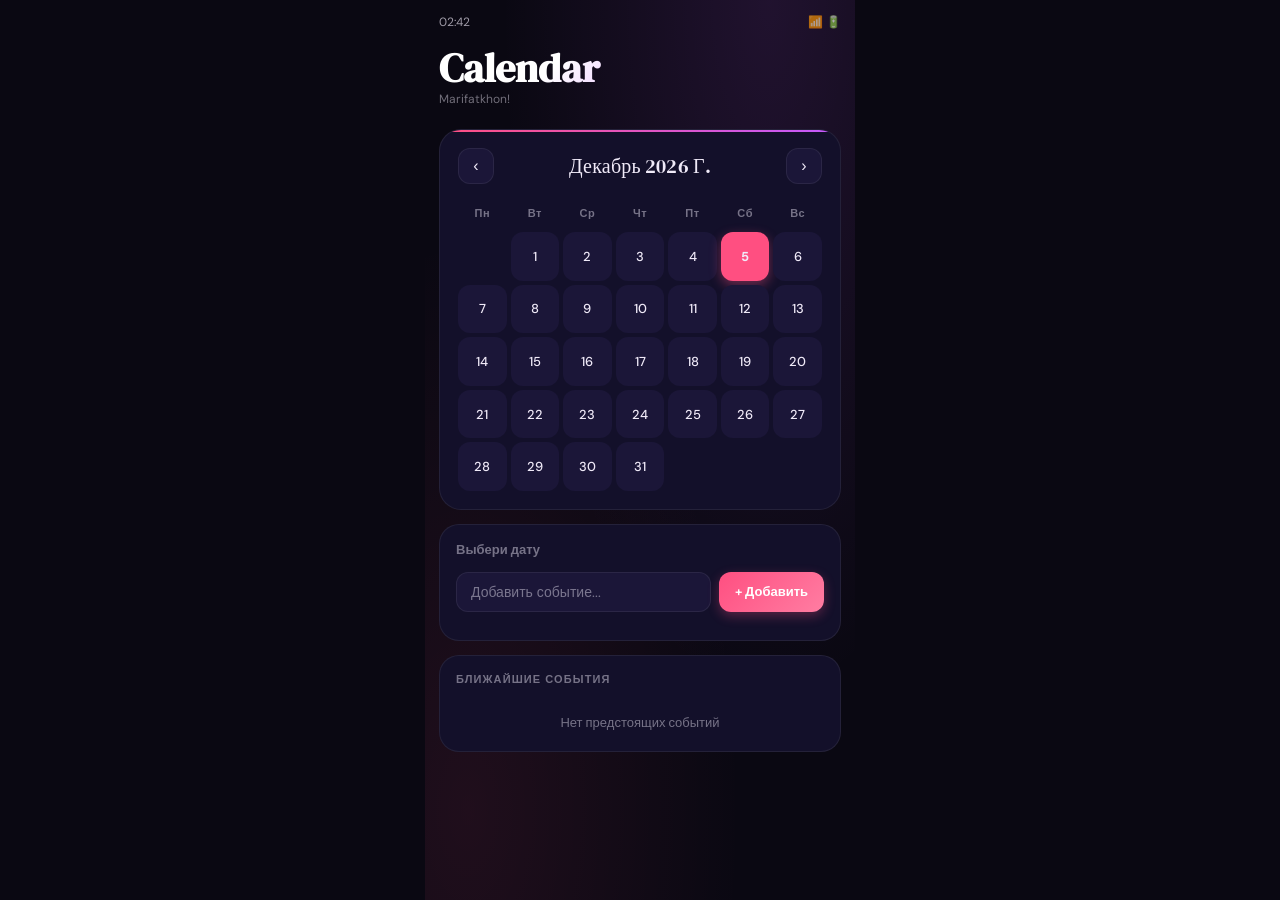
<file: calendar-app.html>
<!DOCTYPE html>
<html lang="ru">
<head>
<meta charset="UTF-8">
<meta name="viewport" content="width=device-width, initial-scale=1.0">
<title>Calendar App</title>
<link href="https://fonts.googleapis.com/css2?family=DM+Serif+Display:ital@0;1&family=DM+Sans:wght@300;400;500;600&display=swap" rel="stylesheet">
<style>
:root {
  --bg: #0a0812;
  --surface: #13102a;
  --surface2: #1b1638;
  --accent: #ff4f81;
  --accent2: #c45aff;
  --today-bg: #ff4f81;
  --selected-ring: #c45aff;
  --text: #f0eaf8;
  --muted: rgba(240,234,248,0.45);
  --border: rgba(255,255,255,0.07);
}

* { box-sizing: border-box; margin: 0; padding: 0; }

body {
  font-family: 'DM Sans', sans-serif;
  background: var(--bg);
  color: var(--text);
  min-height: 100vh;
}

.phone {
  max-width: 430px;
  margin: 0 auto;
  min-height: 100vh;
  padding: 14px 14px 30px;
  background: radial-gradient(ellipse at 80% 0%, rgba(196,90,255,0.12) 0%, transparent 55%),
              radial-gradient(ellipse at 10% 90%, rgba(255,79,129,0.09) 0%, transparent 50%),
              var(--bg);
}

.statusbar {
  display: flex;
  justify-content: space-between;
  font-size: 12px;
  opacity: 0.65;
  margin-bottom: 18px;
}

/* Header */
.page-header {
  margin-bottom: 22px;
}

.page-title {
  font-family: 'DM Serif Display', serif;
  font-size: 40px;
  line-height: 1;
  background: linear-gradient(135deg, #fff 30%, var(--accent2));
  -webkit-background-clip: text;
  -webkit-text-fill-color: transparent;
  background-clip: text;
}

.page-sub {
  font-size: 12px;
  color: var(--muted);
  margin-top: 3px;
}

/* Calendar card */
.cal-card {
  background: var(--surface);
  border: 1px solid var(--border);
  border-radius: 22px;
  padding: 18px;
  margin-bottom: 14px;
  position: relative;
  overflow: hidden;
}

.cal-card::before {
  content: '';
  position: absolute;
  top: 0; left: 0; right: 0;
  height: 2px;
  background: linear-gradient(90deg, var(--accent), var(--accent2));
  border-radius: 22px 22px 0 0;
}

/* Month nav */
.month-nav {
  display: flex;
  align-items: center;
  justify-content: space-between;
  margin-bottom: 18px;
}

.month-label {
  font-family: 'DM Serif Display', serif;
  font-size: 20px;
  text-transform: capitalize;
  letter-spacing: 0.01em;
}

.nav-btn {
  width: 36px;
  height: 36px;
  border-radius: 12px;
  border: 1px solid var(--border);
  background: var(--surface2);
  color: var(--text);
  font-size: 16px;
  cursor: pointer;
  display: flex;
  align-items: center;
  justify-content: center;
  transition: all 0.15s;
}

.nav-btn:hover { background: rgba(255,255,255,0.12); }
.nav-btn:active { transform: scale(0.9); }

/* Week days header */
.week-grid {
  display: grid;
  grid-template-columns: repeat(7, 1fr);
  gap: 4px;
  margin-bottom: 8px;
}

.week-day {
  text-align: center;
  font-size: 11px;
  font-weight: 600;
  color: var(--muted);
  letter-spacing: 0.05em;
  padding: 4px 0;
}

/* Days grid */
.days-grid {
  display: grid;
  grid-template-columns: repeat(7, 1fr);
  gap: 4px;
}

.day-cell {
  aspect-ratio: 1/1;
  border-radius: 12px;
  background: var(--surface2);
  border: 1px solid transparent;
  display: grid;
  place-items: center;
  font-size: 13px;
  font-weight: 500;
  cursor: pointer;
  transition: all 0.15s;
  position: relative;
}

.day-cell:hover {
  background: rgba(255,255,255,0.1);
}

.day-cell.today {
  background: var(--today-bg);
  font-weight: 700;
  box-shadow: 0 4px 12px rgba(255,79,129,0.4);
}

.day-cell.selected {
  border-color: var(--selected-ring);
  box-shadow: 0 0 0 1.5px var(--selected-ring);
  background: rgba(196,90,255,0.2);
}

.day-cell.today.selected {
  background: var(--today-bg);
  border-color: #fff;
  box-shadow: 0 4px 12px rgba(255,79,129,0.4), 0 0 0 1.5px #fff;
}

.day-cell.has-event::after {
  content: '';
  position: absolute;
  bottom: 4px;
  width: 4px; height: 4px;
  border-radius: 50%;
  background: var(--accent2);
}

.day-cell.today.has-event::after { background: #fff; }

.day-cell.empty {
  background: transparent;
  border: none;
  cursor: default;
}

/* Events section */
.events-card {
  background: var(--surface);
  border: 1px solid var(--border);
  border-radius: 20px;
  padding: 16px;
  margin-bottom: 14px;
}

.events-header {
  display: flex;
  align-items: center;
  justify-content: space-between;
  margin-bottom: 14px;
}

.events-date-label {
  font-size: 13px;
  font-weight: 600;
  color: var(--muted);
}

.events-date-label span {
  color: var(--accent);
}

.event-input-row {
  display: flex;
  gap: 8px;
}

.ev-input {
  flex: 1;
  background: var(--surface2);
  border: 1px solid var(--border);
  border-radius: 12px;
  color: var(--text);
  font-family: 'DM Sans', sans-serif;
  font-size: 14px;
  padding: 10px 14px;
  outline: none;
  transition: border-color 0.2s;
}

.ev-input::placeholder { color: var(--muted); }
.ev-input:focus { border-color: rgba(196,90,255,0.4); }

.save-btn {
  border: none;
  border-radius: 12px;
  background: linear-gradient(135deg, var(--accent), #ff7da2);
  color: #fff;
  font-family: 'DM Sans', sans-serif;
  font-size: 13px;
  font-weight: 600;
  padding: 10px 16px;
  cursor: pointer;
  box-shadow: 0 4px 12px rgba(255,79,129,0.3);
  transition: all 0.15s;
  white-space: nowrap;
}

.save-btn:active { transform: scale(0.95); }

.ev-list {
  margin-top: 12px;
  display: flex;
  flex-direction: column;
  gap: 8px;
}

.ev-item {
  background: var(--surface2);
  border: 1px solid var(--border);
  border-radius: 12px;
  padding: 10px 14px;
  font-size: 13px;
  display: flex;
  align-items: center;
  gap: 10px;
}

.ev-dot {
  width: 6px; height: 6px;
  border-radius: 50%;
  background: linear-gradient(135deg, var(--accent), var(--accent2));
  flex-shrink: 0;
}

.ev-empty {
  text-align: center;
  color: var(--muted);
  font-size: 13px;
  padding: 16px 0 4px;
}

/* Upcoming section */
.upcoming-card {
  background: var(--surface);
  border: 1px solid var(--border);
  border-radius: 20px;
  padding: 16px;
}

.section-label {
  font-size: 11px;
  font-weight: 600;
  text-transform: uppercase;
  letter-spacing: 0.1em;
  color: var(--muted);
  margin-bottom: 12px;
}

.upcoming-item {
  display: flex;
  align-items: center;
  gap: 12px;
  padding: 10px 0;
  border-bottom: 1px solid var(--border);
}

.upcoming-item:last-child { border-bottom: none; }

.upcoming-date-badge {
  min-width: 44px;
  text-align: center;
  background: var(--surface2);
  border-radius: 10px;
  padding: 6px;
  font-size: 11px;
  line-height: 1.3;
}

.upcoming-date-badge .day-num {
  font-size: 18px;
  font-weight: 600;
  color: var(--accent);
  line-height: 1;
}

.upcoming-text {
  font-size: 13px;
  flex: 1;
}

.upcoming-month {
  font-size: 11px;
  color: var(--muted);
  text-transform: uppercase;
  letter-spacing: 0.05em;
}
</style>
</head>
<body>
<div class="phone">
  <div class="statusbar">
    <span id="clock">00:00</span>
    <span>📶 🔋</span>
  </div>

  <div class="page-header">
    <h1 class="page-title">Calendar</h1>
    <p class="page-sub">Marifatkhon!</p>
  </div>

  <div class="cal-card">
    <div class="month-nav">
      <button class="nav-btn" id="prevBtn">‹</button>
      <span class="month-label" id="monthLabel"></span>
      <button class="nav-btn" id="nextBtn">›</button>
    </div>

    <div class="week-grid" id="weekGrid"></div>
    <div class="days-grid" id="daysGrid"></div>
  </div>

  <div class="events-card">
    <div class="events-header">
      <span class="events-date-label" id="selectedLabel">Выбери дату</span>
    </div>
    <div class="event-input-row">
      <input class="ev-input" id="evInput" placeholder="Добавить событие...">
      <button class="save-btn" id="saveEvBtn">+ Добавить</button>
    </div>
    <div class="ev-list" id="evList"></div>
  </div>

  <div class="upcoming-card">
    <div class="section-label">Ближайшие события</div>
    <div id="upcomingList"></div>
  </div>
</div>

<script>
// Week days
const WEEKS = ["Пн","Вт","Ср","Чт","Пт","Сб","Вс"];
const STORE = "calendarEventsV1";
const events = JSON.parse(localStorage.getItem(STORE) || "{}");
let cur = new Date();
let selected = null;

const weekGrid = document.getElementById("weekGrid");
WEEKS.forEach(w => {
  const d = document.createElement("div");
  d.className = "week-day";
  d.textContent = w;
  weekGrid.appendChild(d);
});

function dateKey(y,m,d) {
  return `${y}-${String(m+1).padStart(2,"0")}-${String(d).padStart(2,"0")}`;
}

function renderEvents() {
  const list = document.getElementById("evList");
  const label = document.getElementById("selectedLabel");
  list.innerHTML = "";

  if (!selected) {
    label.innerHTML = "Выбери дату";
    return;
  }

  const parts = selected.split("-");
  const dateObj = new Date(+parts[0], +parts[1]-1, +parts[2]);
  const formatted = dateObj.toLocaleDateString("ru-RU", {day:"numeric", month:"long"});
  label.innerHTML = `События: <span>${formatted}</span>`;

  const evs = events[selected] || [];
  if (!evs.length) {
    list.innerHTML = `<div class="ev-empty">Нет событий на эту дату</div>`;
    return;
  }

  evs.forEach(v => {
    const el = document.createElement("div");
    el.className = "ev-item";
    el.innerHTML = `<div class="ev-dot"></div><span>${v}</span>`;
    list.appendChild(el);
  });
}

function renderUpcoming() {
  const ul = document.getElementById("upcomingList");
  ul.innerHTML = "";
  const now = new Date();
  const upcoming = [];

  Object.keys(events).forEach(key => {
    const parts = key.split("-");
    const d = new Date(+parts[0], +parts[1]-1, +parts[2]);
    if (d >= now) {
      events[key].forEach(ev => upcoming.push({ date: d, key, text: ev }));
    }
  });

  upcoming.sort((a,b) => a.date - b.date);
  const top = upcoming.slice(0,5);

  if (!top.length) {
    ul.innerHTML = `<div class="ev-empty">Нет предстоящих событий</div>`;
    return;
  }

  top.forEach(item => {
    const el = document.createElement("div");
    el.className = "upcoming-item";
    const monthShort = item.date.toLocaleDateString("ru-RU", {month:"short"});
    el.innerHTML = `
      <div class="upcoming-date-badge">
        <div class="day-num">${item.date.getDate()}</div>
        <div class="upcoming-month">${monthShort}</div>
      </div>
      <div class="upcoming-text">${item.text}</div>
    `;
    ul.appendChild(el);
  });
}

function draw() {
  const daysGrid = document.getElementById("daysGrid");
  daysGrid.innerHTML = "";
  const y = cur.getFullYear(), m = cur.getMonth();
  document.getElementById("monthLabel").textContent =
    cur.toLocaleDateString("ru-RU", {month:"long", year:"numeric"});

  const first = (new Date(y,m,1).getDay() + 6) % 7;
  const cnt = new Date(y,m+1,0).getDate();
  const t = new Date();

  for (let i=0; i<first; i++) {
    const e = document.createElement("div");
    e.className = "day-cell empty";
    daysGrid.appendChild(e);
  }

  for (let d=1; d<=cnt; d++) {
    const k = dateKey(y,m,d);
    const e = document.createElement("div");
    e.className = "day-cell";
    if (d===t.getDate() && m===t.getMonth() && y===t.getFullYear()) e.classList.add("today");
    if (k===selected) e.classList.add("selected");
    if (events[k] && events[k].length) e.classList.add("has-event");
    e.textContent = d;
    e.onclick = () => { selected=k; draw(); renderEvents(); };
    daysGrid.appendChild(e);
  }
}

document.getElementById("prevBtn").onclick = () => { cur.setMonth(cur.getMonth()-1); draw(); };
document.getElementById("nextBtn").onclick = () => { cur.setMonth(cur.getMonth()+1); draw(); };

document.getElementById("saveEvBtn").onclick = () => {
  if (!selected) return;
  const v = document.getElementById("evInput").value.trim();
  if (!v) return;
  (events[selected] = events[selected] || []).push(v);
  localStorage.setItem(STORE, JSON.stringify(events));
  document.getElementById("evInput").value = "";
  renderEvents();
  renderUpcoming();
  draw();
};

function tick() {
  const n = new Date();
  document.getElementById("clock").textContent =
    String(n.getHours()).padStart(2,"0") + ":" + String(n.getMinutes()).padStart(2,"0");
}

setInterval(tick, 1000);
tick();
draw();
renderEvents();
renderUpcoming();
</script>
</body>
</html>
</file>
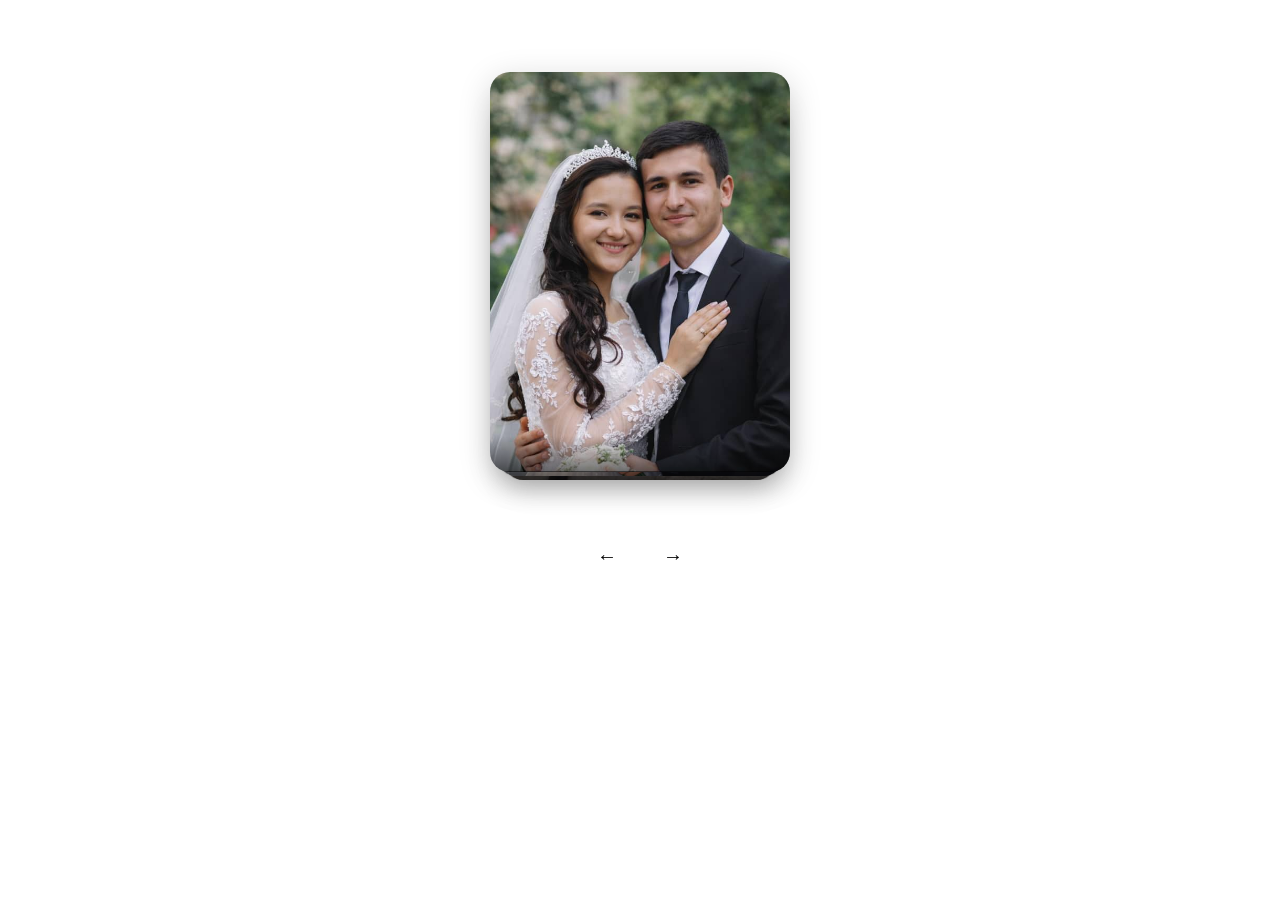
<file: cards-app.html>
<!DOCTYPE html>
<html lang="en">
<head>
    <meta charset="UTF-8">
    <meta name="viewport" content="width=device-width, initial-scale=1.0">
    <title>Document</title>
</head>
<body>
    
    <style>
        * { box-sizing: border-box; margin: 0; padding: 0; }
  body { font-family: var(--font-sans); }

  .gallery-wrap {
    display: flex;
    flex-direction: column;
    align-items: center;
    padding: 2rem 1rem 2.5rem;
    min-height: 560px;
    user-select: none;
  }

  .subtitle {
    font-size: 13px;
    color: white;
    margin-bottom: 1.5rem;
    letter-spacing: 0.04em;
  }

  .stack {
    position: relative;
    width: 300px;
    height: 400px;
    touch-action: none;
  }

  .card {
    position: absolute;
    width: 100%;
    height: 100%;
    border-radius: 20px;
    overflow: hidden;
    cursor: grab;
    will-change: transform;
    box-shadow: 0 8px 32px rgba(0,0,0,0.18);
    transition: box-shadow 0.2s;
  }

  .card:active { cursor: grabbing; }

  .card img {
    width: 100%;
    height: 100%;
    object-fit: cover;
    display: block;
    pointer-events: none;
  }
  
  .card .overlay {
    position: absolute;
    bottom: 0; left: 0; right: 0;
    padding: 1.25rem 1.25rem 1rem;
    background: linear-gradient(transparent, rgba(0,0,0,0.55));
    color: #fff;
  }

  .card .overlay .loc {
    font-size: 13px;
    opacity: 0.75;
    margin-bottom: 4px;
  }

  .card .overlay .name {
    font-size: 18px;
    font-weight: 500;
  }

  .hint-arrows {
    display: flex;
    align-items: center;
    gap: 18px;
    margin-top: 2rem;
  }

  .arrow-btn {
    width: 48px; height: 48px;
    border-radius: 50%;
    border: 0.5px solid var(--color-border-secondary);
    background: var(--color-background-primary);
    display: flex; align-items: center; justify-content: center;
    cursor: pointer;
    font-size: 20px;
    transition: background 0.15s, transform 0.1s;
    color: var(--color-text-primary);
  }

  .arrow-btn:hover { background: var(--color-background-secondary); }
  .arrow-btn:active { transform: scale(0.93); }

  .dots {
    display: flex;
    gap: 8px;
    margin-top: 1.25rem;
  }

  .dot {
    width: 8px; height: 8px;
    border-radius: 50%;
    background: var(--color-border-secondary);
    transition: background 0.3s, transform 0.3s;
  }

  .dot.active {
    background: var(--color-text-primary);
    transform: scale(1.3);
  }


</style>

<div class="gallery-wrap">
  <p class="subtitle">Свайпайте или нажимайте стрелки Marifatkhon!</p>

  <div class="stack" id="stack"></div>

  <div class="dots" id="dots"></div>

  <div class="hint-arrows">
    <button class="arrow-btn" id="btnLeft">←</button>
    <button class="arrow-btn" id="btnRight">→</button>
  </div>
</div>

<script>
const photos = [
  { src: "img/background.jpeg" },
  { src: "img/background1.jpeg" },
  { src: "img/photo2.jpeg" },
  { src: "img/photo1.jpeg" },
  { src: "img/photo6.png" },
  { src: "img/photo9.jpg" },
  { src: "img/photo10.jpg" },
  { src: "img/photo7.png" },
  { src: "img/photo11.png" },
  { src: "img/photo5.jpg" },
];

const stack = document.getElementById('stack');
const dotsEl = document.getElementById('dots');
let current = 0;
let dragging = false;
let startX = 0, startY = 0, curX = 0;
let cardEls = [];

function buildDots() {
  dotsEl.innerHTML = '';
  photos.forEach((_, i) => {
    const d = document.createElement('div');
    d.className = 'dot' + (i === current ? ' active' : '');
    dotsEl.appendChild(d);
  });
}

function updateDots() {
  [...dotsEl.children].forEach((d, i) => {
    d.classList.toggle('active', i === current);
  });
}

function buildStack() {
  stack.innerHTML = '';
  cardEls = [];

  const visible = [current, (current+1)%photos.length, (current+2)%photos.length];

  visible.slice().reverse().forEach((idx, ri) => {
    const pos = visible.length - 1 - ri;
    const card = document.createElement('div');
    card.className = 'card';
    card.dataset.idx = idx;

    const scale = 1 - pos * 0.05;
    const ty = pos * 14;
    card.style.transform = `translateY(${ty}px) scale(${scale})`;
    card.style.zIndex = visible.length - pos;
    card.style.transition = 'transform 0.35s cubic-bezier(.22,.68,0,1.2)';

    card.innerHTML = `
      <img src="${photos[idx].src}" alt="${photos[idx].name}" draggable="false"/>
      <div class="overlay">
      </div>
    `;

    if (pos === 0) {
      attachDrag(card);
    }

    stack.appendChild(card);
    cardEls.push({ card, pos, baseScale: scale, baseTy: ty });
  });
}

function attachDrag(card) {
  card.addEventListener('mousedown', onStart);
  card.addEventListener('touchstart', onStart, { passive: true });
}

function onStart(e) {
  dragging = true;
  startX = e.touches ? e.touches[0].clientX : e.clientX;
  startY = e.touches ? e.touches[0].clientY : e.clientY;
  curX = 0;
  card_el = e.currentTarget;
  card_el.style.transition = 'none';
  card_el.style.cursor = 'grabbing';

  window.addEventListener('mousemove', onMove);
  window.addEventListener('mouseup', onEnd);
  window.addEventListener('touchmove', onMove, { passive: false });
  window.addEventListener('touchend', onEnd);
}

let card_el = null;

function onMove(e) {
  if (!dragging || !card_el) return;
  if (e.cancelable) e.preventDefault();
  const x = e.touches ? e.touches[0].clientX : e.clientX;
  const y = e.touches ? e.touches[0].clientY : e.clientY;
  curX = x - startX;
  const curY = y - startY;
  const rot = curX * 0.12;

  card_el.style.transform = `translate(${curX}px, ${curY * 0.3}px) rotate(${rot}deg)`;

  updateBehindCards(curX);
}

function updateBehindCards(dx) {
  const ratio = Math.min(Math.abs(dx) / 120, 1);
  cardEls.forEach(({ card, pos, baseScale, baseTy }) => {
    if (pos === 0) return;
    const newScale = baseScale + (0.05 * ratio);
    const newTy = baseTy - (14 * ratio);
    card.style.transition = 'none';
    card.style.transform = `translateY(${newTy}px) scale(${Math.min(newScale, 1)})`;
  });
}

function onEnd() {
  if (!dragging || !card_el) return;
  dragging = false;

  window.removeEventListener('mousemove', onMove);
  window.removeEventListener('mouseup', onEnd);
  window.removeEventListener('touchmove', onMove);
  window.removeEventListener('touchend', onEnd);

  card_el.style.cursor = 'grab';

  if (Math.abs(curX) > 100) {
    const dir = curX > 0 ? 1 : -1;
    flyOut(card_el, dir);
  } else {
    card_el.style.transition = 'transform 0.4s cubic-bezier(.22,.68,0,1.2)';
    card_el.style.transform = 'translateY(0px) scale(1)';
    resetBehind();
  }

  card_el = null;
}

function resetBehind() {
  cardEls.forEach(({ card, pos, baseScale, baseTy }) => {
    if (pos === 0) return;
    card.style.transition = 'transform 0.4s cubic-bezier(.22,.68,0,1.2)';
    card.style.transform = `translateY(${baseTy}px) scale(${baseScale})`;
  });
}

function flyOut(card, dir) {
  card.style.transition = 'transform 0.42s cubic-bezier(.55,.055,.675,.19), opacity 0.35s';
  card.style.transform = `translateX(${dir * 520}px) rotate(${dir * 28}deg)`;
  card.style.opacity = '0';
  current = (current + 1) % photos.length;
  updateDots();
  setTimeout(() => buildStack(), 350);
}

function swipe(dir) {
  const topCard = stack.querySelector('.card[style*="z-index: 3"]') ||
    [...stack.querySelectorAll('.card')].find(c => parseInt(c.style.zIndex) === cardEls.length);
  if (!topCard) return;
  const d = dir === 'right' ? 1 : -1;
  flyOut(topCard, d);
}

document.getElementById('btnLeft').addEventListener('click', () => swipe('left'));
document.getElementById('btnRight').addEventListener('click', () => swipe('right'));

buildDots();
buildStack();
</script>

</body>
</html>
</file>
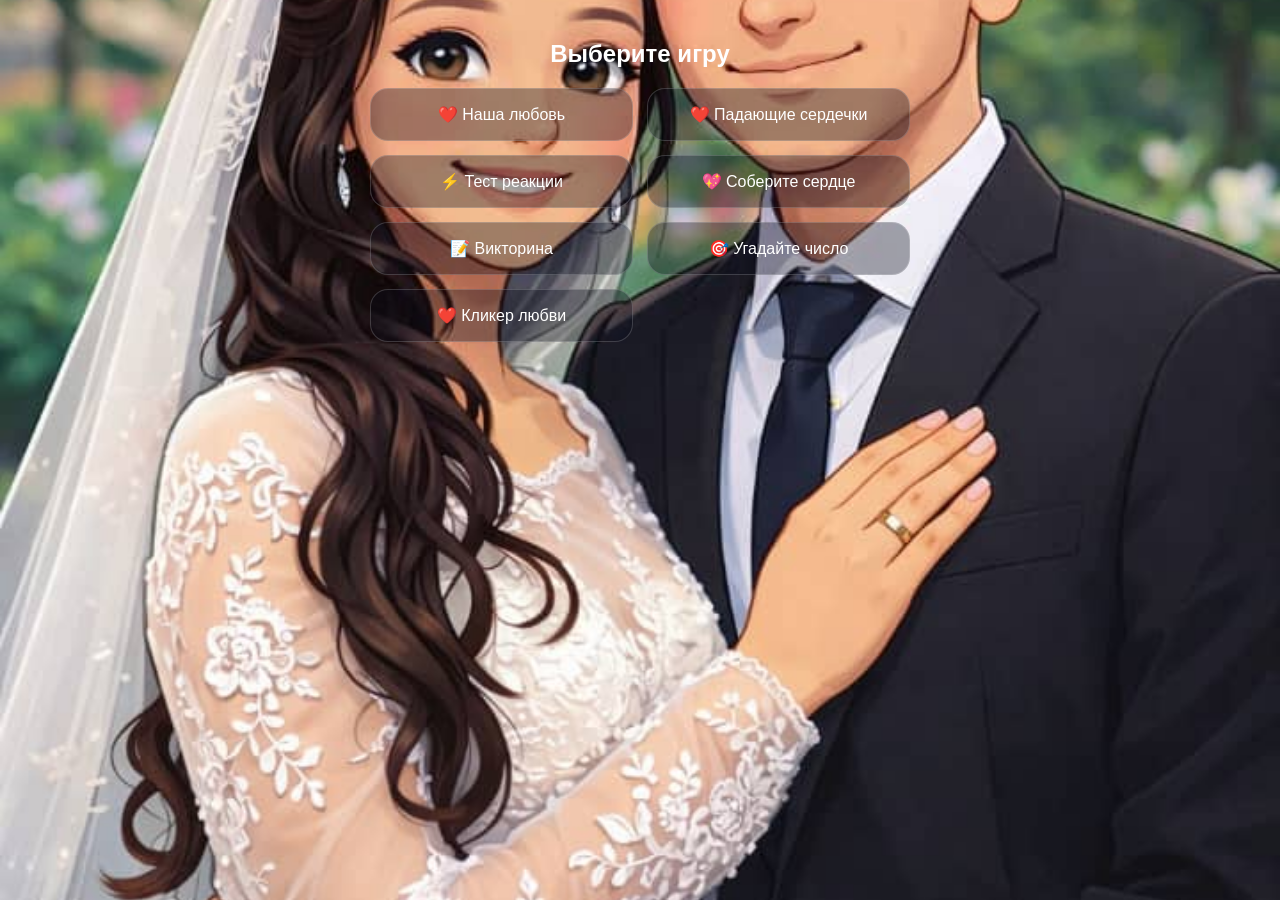
<file: games-app.html>
<!DOCTYPE html>
<html lang="ru">
<head>
<meta charset="UTF-8">
<meta name="viewport" content="width=device-width, initial-scale=1.0, user-scalable=no">
<link rel="stylesheet" href="style.css">
<title>Games</title>
<style>
body {
    margin: 0;
    font-family: Arial, sans-serif;
    color: white;
    background: url('img/background1.jpeg') no-repeat center center;
    background-size: cover;
    min-height: 100vh;
}
.container {
    padding: 20px;
    display: flex;
    flex-direction: column;
    align-items: center;
    gap: 18px;
    width: 100%;
    box-sizing: border-box;
}
.close-btn {
    background: rgba(255,255,255,0.18);
    border: none;
    border-radius: 16px;
    color: white;
    padding: 10px 14px;
    cursor: pointer;
}
.game-section {
    width: 100%;
    max-width: 540px;
    text-align: center;
}
.game-grid {
    display: grid;
    grid-template-columns: repeat(2, minmax(0, 1fr));
    gap: 14px;
    margin-top: 18px;
}
.game-card, .action-button {
    background: rgba(10, 14, 28, 0.35);
    border: 1px solid rgba(255,255,255,0.18);
    border-radius: 18px;
    padding: 16px;
    cursor: pointer;
    color: white;
    font-size: 16px;
    transition: transform 0.2s ease, background 0.2s ease;
}
.game-card:hover, .action-button:hover {
    transform: translateY(-2px);
    background: rgba(255,255,255,0.2);
}
.section-wrapper {
    width: 100%;
    max-width: 540px;
    text-align: center;
    padding: 0 12px;
}
.section-wrapper button,
.section-wrapper input {
    width: 100%;
    max-width: 320px;
    margin: 10px auto;
}
.section-wrapper input {
    padding: 12px 14px;
    border-radius: 12px;
    border: 1px solid rgba(255,255,255,0.25);
    background: rgba(255,255,255,0.08);
    color: white;
}
#gameArea {
    min-height: 320px;
    width: 100%;
    position: relative;
    border: 3px solid rgba(255,100,150,0.5);
    border-radius: 18px;
    background: rgba(0,0,0,0.25);
    overflow: hidden;
}
#grid {
    display: grid;
    grid-template-columns: repeat(3, 76px);
    gap: 14px;
    justify-content: center;
    margin: 0 auto;
}
.answer-button {
    display: block;
    width: 100%;
    max-width: 320px;
    margin: 10px auto;
    padding: 12px 18px;
    border-radius: 14px;
    border: none;
    background: rgba(255,255,255,0.9);
    color: #ff4f81;
    cursor: pointer;
    font-size: 16px;
}
.small-button {
    display: inline-block;
    margin-top: 20px;
    padding: 12px 22px;
    border: none;
    border-radius: 16px;
    background: rgba(255,255,255,0.18);
    color: white;
    cursor: pointer;
}
#confettiCanvas {
    position: fixed;
    top: 0;
    left: 0;
    width: 100%;
    height: 100%;
    pointer-events: none;
    z-index: 9999;
}
.hidden {
    display: none;
}
.screen-section {
    opacity: 0;
    transform: translateY(15px);
    transition: opacity 0.25s ease, transform 0.25s ease;
}
.screen-section.visible {
    opacity: 1;
    transform: translateY(0);
}
</style>
</head>
<body>
<div class="container">
    
    <div id="games-menu" class="game-section screen-section">
        <h2>Выберите игру</h2>
        <div class="game-grid">
            <button class="game-card" onclick="showSection('love')">❤️ Наша любовь</button>
            <button class="game-card" onclick="showSection('section-hearts'); initHearts()">❤️ Падающие сердечки</button>
            <button class="game-card" onclick="showSection('section-reaction'); initReaction()">⚡ Тест реакции</button>
            <button class="game-card" onclick="showSection('section-collect'); initCollect()">💖 Соберите сердце</button>
            <button class="game-card" onclick="showSection('section-quiz')">📝 Викторина</button>
            <button class="game-card" onclick="showSection('section-guess')">🎯 Угадайте число</button>
            <button class="game-card" onclick="showSection('section-loveclick')">❤️ Кликер любви</button>
        </div>
    </div>

    <div id="section-hearts" class="section-wrapper screen-section hidden">
        <button class="small-button" onclick="backToMenu()">← Назад в меню</button>
        <h2>❤️ Падающие сердечки</h2>
        <div id="gameArea"></div>
        <p style="font-size:20px; margin-top:14px;">Очки: <span id="score">0</span></p>
    </div>

    <div id="section-reaction" class="section-wrapper screen-section hidden">
        <button class="small-button" onclick="backToMenu()">← Назад в меню</button>
        <h2>⚡ Тест реакции</h2>
        <button id="reactBtn" class="game-card" onclick="tap()">Жди...</button>
        <p id="reactResult" style="font-size:18px; min-height:26px;"></p>
    </div>

    <div id="section-collect" class="section-wrapper screen-section hidden">
        <button class="small-button" onclick="backToMenu()">← Назад в меню</button>
        <h2>💖 Собери сердце</h2>
        <div id="grid"></div>
        <p id="collectResult" style="font-size:18px; min-height:26px;"></p>
    </div>

    <div id="section-quiz" class="section-wrapper screen-section hidden">
        <button class="small-button" onclick="backToMenu()">← Назад в меню</button>
        <h2>📝 Викторина</h2>
        <p>Где мы впервые встретились?</p>
        <button class="answer-button" onclick="wrong()">В школе</button>
        <button class="answer-button" onclick="correct()">В университете</button>
        <button class="answer-button" onclick="wrong()">В магазине</button>
        <p id="gameResult" style="font-size:18px; min-height:26px;"></p>
    </div>

    <div id="section-guess" class="section-wrapper screen-section hidden">
        <button class="small-button" onclick="backToMenu()">← Назад в меню</button>
        <h2>🎯 Угадай число</h2>
        <input id="guessInput" placeholder="Введите число">
        <button class="answer-button" onclick="guess()">Проверить</button>
        <p id="guessResult" style="font-size:18px; min-height:26px;"></p>
    </div>

    <div id="section-loveclick" class="section-wrapper screen-section hidden">
        <button class="small-button" onclick="backToMenu()">← Назад в меню</button>
        <h2>❤️ Кликер любви</h2>
        <button class="game-card" style="font-size:32px; padding:18px 24px;" onclick="clickLove()">❤️</button>
        <p id="loveScore" style="font-size:24px; margin-top:14px;">0</p>
    </div>

    <div id="final" class="section-wrapper screen-section hidden">
        <h2>Вы — самое лучшее, что у меня есть ❤️</h2>
        <p><h1>I LOVE YOU 💖</h1></p>
        <a class="game-card" href="index1.html" target="_top" style="text-decoration:none; display:inline-block;"><h1>🎁</h1> Сюрприз Нажмите</a>
    </div>

    <div id="love" class="section-wrapper screen-section hidden">
        <button class="small-button" onclick="backToMenu()">← Назад в меню</button>
        <h2>❤️ Наша любовь</h2>
        <div id="loveTimer" style="font-size:18px; margin:20px 0; padding:14px; background:rgba(255,255,255,0.1); border-radius:16px;"></div>
        <button class="answer-button" onclick="openGift()">Открыть подарок 🎁</button>
        <p id="giftText" style="font-size:18px; min-height:26px;"></p>
    </div>
    <canvas id="confettiCanvas"></canvas>
</div>

<script>
let score = 0;
let gameHeartInterval = null;
let startTime = null;
let reactTimeout = null;
let guessNumber = Math.floor(Math.random() * 10);
let loveScore = 0;
const confCanvas = document.getElementById('confettiCanvas');
const confCtx = confCanvas.getContext('2d');
let confPieces = [];
let confRunning = false;

function resizeConf() {
    confCanvas.width = window.innerWidth;
    confCanvas.height = window.innerHeight;
}

window.addEventListener('resize', resizeConf);
resizeConf();

function animConfetti() {
    confCtx.clearRect(0, 0, confCanvas.width, confCanvas.height);
    let alive = false;

    confPieces.forEach(p => {
        if (p.y < confCanvas.height + 20) alive = true;
        p.x += p.vx;
        p.y += p.vy;
        p.vy += 0.05;
        p.rot += p.rotSpeed;
        if (p.y > confCanvas.height * 0.7) p.alpha -= 0.015;
        if (p.alpha <= 0) return;

        confCtx.save();
        confCtx.globalAlpha = Math.max(0, p.alpha);
        confCtx.translate(p.x, p.y);
        confCtx.rotate(p.rot);
        confCtx.fillStyle = p.color;
        confCtx.fillRect(-p.w / 2, -p.h / 2, p.w, p.h);
        confCtx.restore();
    });

    if (alive) requestAnimationFrame(animConfetti);
    else confRunning = false;
}

function startConfetti() {
    resizeConf();
    confPieces = [];
    const colors = ['#f5d0d8','#c9697a','#c9a96e','#f0e2c8','#ffffff','#f7e4ec','#8b3a47'];

    for (let i = 0; i < 200; i++) {
        confPieces.push({
            x: Math.random() * confCanvas.width,
            y: -10 - Math.random() * 300,
            w: 6 + Math.random() * 8,
            h: 10 + Math.random() * 6,
            color: colors[Math.floor(Math.random() * colors.length)],
            rot: Math.random() * Math.PI * 2,
            rotSpeed: (Math.random() - 0.5) * 0.15,
            vx: (Math.random() - 0.5) * 3,
            vy: 2 + Math.random() * 3,
            alpha: 1
        });
    }

    if (!confRunning) animConfetti();
    confRunning = true;
}

const startDate = new Date("2026-01-11");
const gifts = [
    "Ты моя самая любимая ❤️",
    "Я счастлив с тобой 💖",
    "Ты делаешь мою жизнь лучше 🌸",
    "Я люблю тебя бесконечно 💫"
];

function closeApp() {
    if (parent && parent.closeAllFullscreen) parent.closeAllFullscreen();
    if (parent && parent.showSection) parent.showSection('app-gallery');
}

function showSection(section) {
    const sections = document.querySelectorAll('[id^="section-"], #final, #love, #games-menu');
    sections.forEach(el => {
        el.classList.add('hidden');
        el.classList.remove('visible');
    });

    const element = document.getElementById(section);
    if (element) {
        element.classList.remove('hidden');
        element.classList.add('visible');
    }
}

function backToMenu() {
    showSection('games-menu');
}

function initHearts() {
    score = 0;
    document.getElementById('score').innerText = '0';
    const gameArea = document.getElementById('gameArea');
    gameArea.innerHTML = '';
    if (gameHeartInterval) clearInterval(gameHeartInterval);

    gameHeartInterval = setInterval(() => {
        const heart = document.createElement('div');
        heart.innerText = '❤️';
        heart.style.position = 'absolute';
        heart.style.left = Math.random() * 90 + '%';
        heart.style.top = '0px';
        heart.style.fontSize = '30px';
        heart.style.cursor = 'pointer';
        heart.style.userSelect = 'none';

        heart.onclick = () => {
            score++;
            document.getElementById('score').innerText = score;
            heart.remove();
            navigator.vibrate && navigator.vibrate(30);
        };

        gameArea.appendChild(heart);

        const fall = setInterval(() => {
            heart.style.top = (heart.offsetTop + 5) + 'px';
            if (heart.offsetTop > gameArea.clientHeight) {
                heart.remove();
                clearInterval(fall);
            }
        }, 40);
    }, 700);
}

function initReaction() {
    document.getElementById('reactBtn').innerText = 'Жди...';
    document.getElementById('reactResult').innerText = '';
    startTime = null;
    if (reactTimeout) clearTimeout(reactTimeout);
    reactTimeout = setTimeout(() => {
        document.getElementById('reactBtn').innerText = '🔴 ЖМИ!';
        startTime = Date.now();
    }, Math.random() * 3000 + 1500);
}

function tap() {
    if (!startTime) return;
    const time = Date.now() - startTime;
    document.getElementById('reactResult').innerText = 'Ваша реакция: ' + time + ' мс 😱';
    navigator.vibrate && navigator.vibrate(30);
    setTimeout(() => initReaction(), 1500);
}

function initCollect() {
    const grid = document.getElementById('grid');
    grid.innerHTML = '';
    document.getElementById('collectResult').innerText = '';
    let count = 0;

    for (let i = 0; i < 9; i++) {
        const cell = document.createElement('div');
        cell.style.width = '76px';
        cell.style.height = '76px';
        cell.style.background = 'white';
        cell.style.borderRadius = '14px';
        cell.style.fontSize = '34px';
        cell.style.display = 'flex';
        cell.style.alignItems = 'center';
        cell.style.justifyContent = 'center';
        cell.style.cursor = 'pointer';
        cell.style.transition = 'transform 0.2s ease';

        cell.onmouseover = () => cell.style.transform = 'scale(1.05)';
        cell.onmouseout = () => cell.style.transform = 'scale(1)';

        cell.onclick = () => {
            if (!cell.innerHTML.includes('❤️')) {
                cell.innerHTML = '❤️';
                count++;
                navigator.vibrate && navigator.vibrate(20);
                if (count === 9) {
                    document.getElementById('collectResult').innerText = '🎉 Вы забрали моё сердце! ❤️🥰    ';
                }
            }
        };

        grid.appendChild(cell);
    }
}

function correct() {
    document.getElementById('gameResult').innerText = 'Правильно 😍';
    unlockAchievement('🎉 Викторина пройдена!');
    localStorage.setItem('quizCompleted', 'true');
    startConfetti();
    setTimeout(() => showSection('final'), 2000);
}

function wrong() {
    document.getElementById('gameResult').innerText = 'Неправильно 😢 попробуйте ещё раз';
    setTimeout(() => {
        document.getElementById('gameResult').innerText = '';
    }, 2000);
}

function guess() {
    const input = document.getElementById('guessInput').value.trim();
    const resultElement = document.getElementById('guessResult'); // Сохраним элемент в переменную для удобства

    if (!input) {
        resultElement.innerText = 'Введите число';
        return;
    }

    const val = Number(input);
    if (val === 25 || val === guessNumber) {
        resultElement.innerText = 'Вы угадали ❤️';
        unlockAchievement('🎯 Угадала число');
        guessNumber = Math.floor(Math.random() * 10); // Загадываем новое
    } else if (val < guessNumber) {
        resultElement.innerText = 'Мало, попробуй больше ⬆️';
    } else if (val > guessNumber) {
        resultElement.innerText = 'Много, попробуй меньше ⬇️';
    }
    
    // Очищаем поле ввода для следующей попытки
    document.getElementById('guessInput').value = ''; 
}


function clickLove() {
    loveScore++;
    document.getElementById('loveScore').innerText = loveScore;
    if (loveScore === 50) {
        unlockAchievement('💖 50 кликов любви');
    }
}

function unlockAchievement(text) {
    const existing = document.getElementById('pageNotif');
    if (existing) existing.remove();
    const notif = document.createElement('div');
    notif.id = 'pageNotif';
    notif.style.position = 'fixed';
    notif.style.left = '50%';
    notif.style.bottom = '22px';
    notif.style.transform = 'translateX(-50%)';
    notif.style.background = 'white';
    notif.style.color = 'black';
    notif.style.padding = '12px 18px';
    notif.style.borderRadius = '16px';
    notif.style.boxShadow = '0 10px 24px rgba(0,0,0,0.25)';
    notif.style.zIndex = '1000';
    notif.innerText = text;
    document.body.appendChild(notif);
    setTimeout(() => notif.remove(), 3000);
}

function openGift() {
    const random = Math.floor(Math.random() * gifts.length);
    document.getElementById('giftText').innerText = gifts[random];
    navigator.vibrate && navigator.vibrate([50, 50, 50]);
}

function updateLoveTimer() {
    const now = new Date();
    const diff = now - startDate;
    const days = Math.floor(diff / (1000 * 60 * 60 * 24));
    const hours = Math.floor(diff / (1000 * 60 * 60)) % 24;
    const minutes = Math.floor(diff / (1000 * 60)) % 60;
    const seconds = Math.floor(diff / 1000) % 60;
    document.getElementById('loveTimer').innerText = `Мы вместе: ${days} дней ${hours} ч ${minutes} мин ${seconds} сек ❤️`;
}

showSection('games-menu');
updateLoveTimer();
setInterval(updateLoveTimer, 1000);
</script>
</body>
</html>
</file>
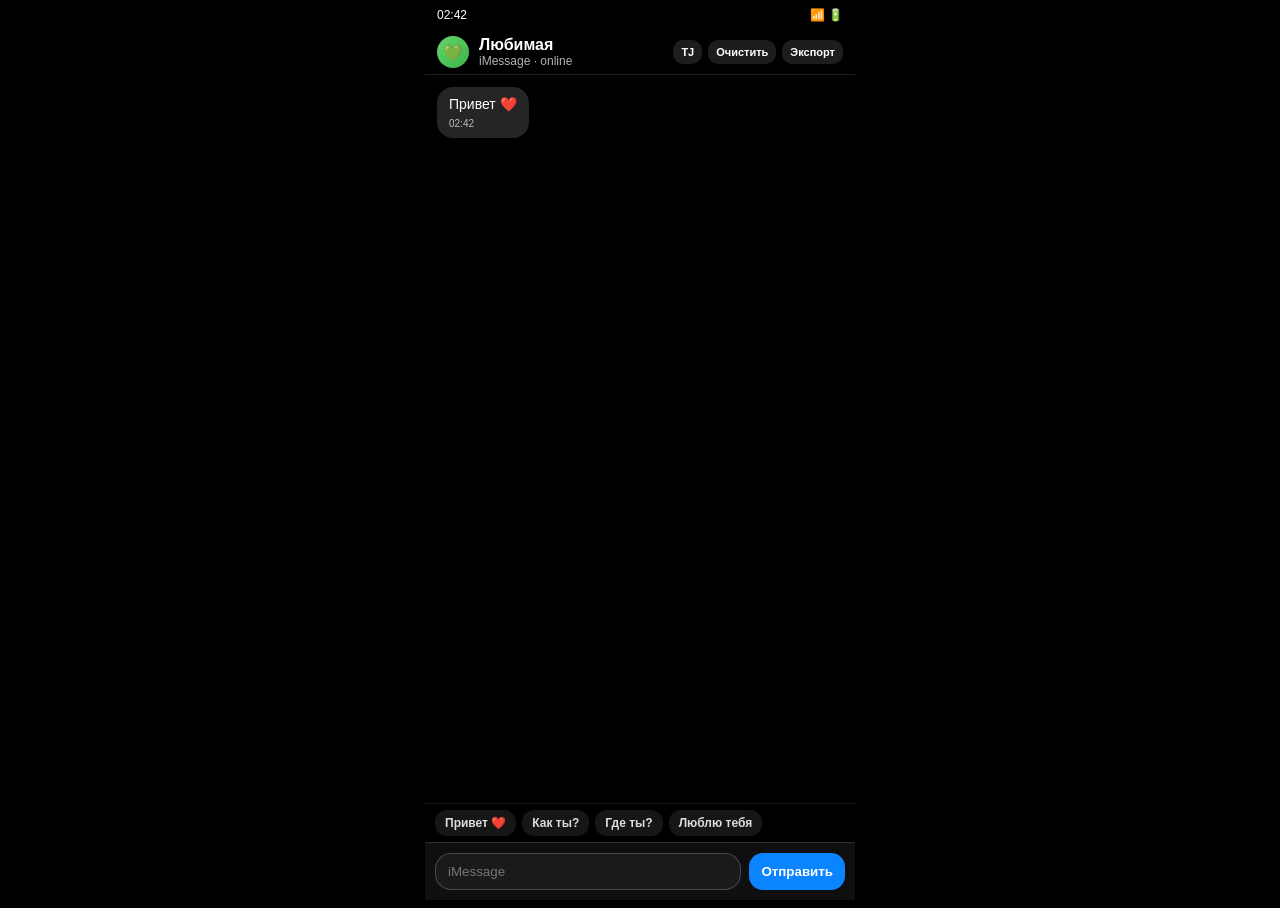
<file: messages-app.html>
<!DOCTYPE html>
<html lang="ru">
<head>
<meta charset="UTF-8">
<meta name="viewport" content="width=device-width, initial-scale=1.0">
<title>Messages App</title>
<style>
body{margin:0;font-family:-apple-system,BlinkMacSystemFont,"Segoe UI",Arial,sans-serif;background:#000;color:#fff}
.wrap{max-width:430px;margin:0 auto;height:100dvh;display:flex;flex-direction:column;padding-bottom:8px}
.top{display:flex;justify-content:space-between;font-size:12px;padding:8px 12px}
.header{display:flex;align-items:center;justify-content:space-between;gap:10px;padding:6px 12px;border-bottom:1px solid rgba(255,255,255,.12)}
.peer{display:flex;align-items:center;gap:10px}
.avatar{width:32px;height:32px;border-radius:999px;background:linear-gradient(135deg,#64d66a,#3db14b);display:grid;place-items:center}
.name{font-weight:600}.state{font-size:12px;opacity:.7}
.tools{display:flex;gap:6px}
.tool{border:0;border-radius:10px;background:#1d1d1d;color:#fff;padding:6px 8px;font-size:11px}
.chat{flex:1;overflow:auto;padding:12px;display:flex;flex-direction:column;gap:8px}
.msg{max-width:78%;padding:8px 12px;border-radius:16px;font-size:14px;line-height:1.35}
.in{align-self:flex-start;background:#252525}
.out{align-self:flex-end;background:#34c759;color:#06210f}
.time{display:block;font-size:10px;opacity:.7;margin-top:3px}
.typing{font-size:12px;opacity:.7;padding:0 12px 8px;display:none}
.quick{display:flex;gap:6px;overflow:auto;padding:6px 10px;border-top:1px solid rgba(255,255,255,.08)}
.chip{border:0;border-radius:12px;background:#161616;color:#ddd;padding:6px 10px;font-size:12px;white-space:nowrap}
.bar{display:flex;gap:8px;padding:10px;border-top:1px solid rgba(255,255,255,.12);background:#0f0f0f}
input{flex:1;border-radius:16px;border:1px solid rgba(255,255,255,.2);background:#1a1a1a;color:#fff;padding:10px 12px}
button{border:0;border-radius:14px;background:#0a84ff;color:#fff;padding:10px 12px;font-weight:600}
</style>
</head>
<body>
<div class="wrap">
  <div class="top"><span id="clock">00:00</span><span>📶 🔋</span></div>
  <div class="header">
    <div class="peer"><div class="avatar">💚</div><div><div class="name">Любимая</div><div class="state" id="state">iMessage · online</div></div></div>
    <div class="tools"><button class="tool" id="langBtn">TJ</button><button class="tool" id="clearBtn">Очистить</button><button class="tool" id="exportBtn">Экспорт</button></div>
  </div>
  <div class="chat" id="chat"></div>
  <div class="typing" id="typing">Печатает...</div>
  <div class="quick" id="quick">
    <button class="chip">Привет ❤️</button>
    <button class="chip">Как ты?</button>
    <button class="chip">Где ты?</button>
    <button class="chip">Люблю тебя</button>
  </div>
  <div class="bar"><input id="txt" placeholder="iMessage"><button id="send" type="button">Отправить</button></div>
</div>
<script>
const key="myMessagesAppV3",chat=document.getElementById("chat"),txt=document.getElementById("txt");
const typing=document.getElementById("typing"),state=document.getElementById("state");
let lang="ru";
function loadMessages(){
  try{
    const raw = localStorage.getItem(key);
    if(!raw) return [{t:"Привет ❤️",me:false,ts:Date.now()}];
    const parsed = JSON.parse(raw);
    return Array.isArray(parsed) ? parsed : [{t:"Привет ❤️",me:false,ts:Date.now()}];
  }catch(error){
    return [{t:"Привет ❤️",me:false,ts:Date.now()}];
  }
}
let data=loadMessages();
function persist(){localStorage.setItem(key,JSON.stringify(data));}
function tm(ts){const d=new Date(ts);return String(d.getHours()).padStart(2,"0")+":"+String(d.getMinutes()).padStart(2,"0");}
function render(){chat.innerHTML="";data.forEach(m=>{const d=document.createElement("div");d.className="msg "+(m.me?"out":"in");d.innerHTML=`${m.t}<span class="time">${tm(m.ts||Date.now())}</span>`;chat.appendChild(d);});chat.scrollTop=chat.scrollHeight;}
function botReply(input){
  const s=input.toLowerCase();
  const packs_tj = {
    love: [
      "Ман ҳам та'рифи нокурд шумро дӯст медорам, аз байни ҳама одам дӯстам. 💖",
      "Ваҳши шумо ғалат ман мо миқдоре хушнуд мекунад ки баён намеяванд. ❤️",
      "Вақте ки шумо пас шумо ҳардуш рӯз хуб мешавад ва борани навоиш меёбад. ✨",
      "Шумо одами махсусам, илҳомифи мон, ёрии мон ва хушияирави мон. 💫",
      "Ман ҳар сўзи шуморо, ҳар ниғоҳи шумо, ҳам дақиқаҳои шуморо қадр мекунам. 💌",
      "Ман шумаро нафарм кашидани якто, балки барои онкӣ ки шумо кистан. 🌸",
      "Шумо ҳай хонаи мон, орамии мон, аллакай мон ва беҳтарин ишомати мон. 🫶",
      "Бо шумо ман ёд мегирам, ки беҳтар, нармтар, хонавритир ва меҳнборанимар шавам. 💕"
    ],
    where: [
      "Ман дар ӯ қара ҳастам, дар роҳи шуморо дар ҳар ёди хушнуд. ❤️",
      "Ман инҷо ҳастам, андишаён маҳко дор мекунам ва охнин шаб супош. 🤗",
      "Ман наздик ҳастам: муҳро кунед, ва ман шуморо ҳис мекунам. ✨",
      "Ман дар пайғом, дар сўз, дар сакал ва дар ҳар момати қишимонӣ. 📱"
    ],
    mood: [
      "Ҳама чиз хуб аст, махсусан вақте ки пайғом аз шумо гирифтам. 😍",
      "Ҳолаи дилам беҳтар аст, зеро ки шумо дар ғимти мон ҳастед. ✨",
      "Ҳама чиз розанадорӣ аст, ман оромам, бахшем, ту чӣ? 💬",
      "Имрўз рўзи хуб аст ва шумо онро бештар бехш кардед. 🌸"
    ],
    hello: [
      "Салом-салом! Рўи шуморо дидани хусалем. 😍",
      "Салом, одами азизӣ! Рўзи шумо чӣ хос? 💖",
      "Салом! Ман танҳо аз шумо фикр мекунам. ✨",
      "Салом, одами хубам, кӣ сўҳбат кунам? 💬"
    ],
    weather: [
      "Ҳавои амрўз талақат: хунук, оромӣ ва хуб. ☀️",
      "Ин рўз беҳтарин рўз буд, барои гўлзории шумо. 🌤️",
      "Ҳавои хуб аст, бирўем ва баъзе маслак интихоб кунем. 🚶",
      "Ҳатто агар облот бошад, бо шумо юм офтобӣ ва гарм. 💛"
    ],
    music: [
      "Music app дошт ва плейлист монтазари шумо. 🎵",
      "Бирўем чизи нарм ва орам шунавем. 🎶",
      "Музика бо шумо гуни дигар: чунани, гармитар ва хубтар. 💖",
      "Трек интихоб кун, ман пайғомот колуйам. 😄"
    ],
    support: [
      "Шумо бо монем, таҳамало ба шумо. 💪",
      "Агар хостед, вотимарез, онгоҳ бор. 🌿",
      "Ман аҳ шумо афтихор мекунам, кӣ кӯшиш мекунед. 🤍",
      "Ҳама чи мумкин аст, ҳатто агар сахт ба назар расад. 💫"
    ],
    plans: [
      "Шоми ин ҷо, чой ва орамро кунем. 🍵",
      "План ҳафтаҷо кунем ва корҳои хушро илова кунем. 🗓️",
      "Рўз, аксҳо ва қаҳваи хуб интихоб кун. ☕",
      "Идея Notes app ва хулоса дохилимон. 📝"
    ],
    thanks: [
      "Шумаро шукрон, барои мӯҳоб, диққат ва сўзи хуб. 💖",
      "Ман шомро қадир мекунам, бар сабри ва нармӣ. 🤍",
      "Спасибо ки инҷо, ҳатто рўзи сахт. 🌿",
      "Хушнуд болишҷ, ту аз мо дўстдор. ✨"
    ],
    generic: [
      "Пайғом гирифтам, бе бетари сўхан. 💬",
      "Ман боҳам ҳастам, кӣ қадам гирем? ✨",
      "Ҷильо аст, ин зиёдтар. 👀",
      "Ғай ва кӣ вобаста. 💡"
    ]
  };
  const packs = {
    love: [
      "Я тебя тоже люблю бесконечно, сильно, нежно и каждый день все больше. 💖",
      "Твоя любовь делает меня спокойнее, счастливее и смелее, спасибо тебе за это. ❤️",
      "Когда ты рядом, даже обычный день становится праздником и красивой историей. ✨",
      "Ты мой самый любимый человек, мое вдохновение, моя поддержка и моя радость. 💫",
      "Я ценю каждое твое слово, каждый взгляд, каждую минуту рядом с тобой. 💌",
      "Люблю тебя не за что-то одно, а за то, какой ты целиком и полностью. 🌸",
      "Ты мой дом, моя тишина, мой смех и мой лучший случай в жизни. 🫶",
      "С тобой я учусь быть лучше, мягче, теплее и добрее к миру. 💕",
      "Я выбираю тебя снова и снова: утром, днем, вечером и в каждом будущем дне. 🤍",
      "Твое сердце для меня самое красивое место, где всегда хочется оставаться. 💞",
      "Иногда мне не хватает слов, чтобы описать, насколько ты дорог мне на самом деле. 💓",
      "Если бы можно было измерить любовь, моя к тебе давно вышла бы за все границы. 🌹"
    ],
    where: [
      "Я рядом, в твоем сердце, в твоих мыслях и в каждом теплом воспоминании. ❤️",
      "Я здесь, мысленно обнимаю тебя крепко и очень нежно прямо сейчас. 🤗",
      "Я недалеко: открой улыбку, и ты сразу меня почувствуешь рядом. ✨",
      "Я в сообщениях, в музыке, в фото и в каждой нашей красивой детали. 📱",
      "Я там, где тебе спокойно, тепло и уютно, потому что это наше место. 🕊️",
      "Я с тобой даже на расстоянии, потому что связь у нас сердцем. 💫",
      "Я рядом в этом моменте, в этом дне и в твоем хорошем настроении. 🌤️",
      "Я у тебя в душе, и мне там очень хорошо и безопасно. 💖"
    ],
    mood: [
      "У меня все хорошо, особенно когда получаю сообщение от тебя. 😍",
      "Настроение прекрасное, потому что ты есть в моей жизни и в моем дне. ✨",
      "Все отлично, я спокойна и счастлива, а ты как себя чувствуешь? 💬",
      "Сегодня хороший день, и ты сделал его еще лучше своим сообщением. 🌸",
      "Я в порядке, работаю, мечтаю и думаю о нашей следующей встрече. 💫",
      "Чувствую себя тепло и уютно, когда мы общаемся вот так. ❤️",
      "Все замечательно, спасибо, что спросил. Ты очень заботливый. 🤍",
      "Настроение солнечное, даже если за окном облака. ☀️"
    ],
    hello: [
      "Привет-привет! Я рада тебя видеть здесь. 😍",
      "Привет, любимый человек! Как проходит твой день? 💖",
      "Привет! Я как раз думала о тебе. ✨",
      "Привет, мой хороший. Напиши, чем сейчас занимаешься. 💬",
      "Приветик! Обнимаю тебя мысленно крепко-крепко. 🤗",
      "Привет, солнышко. Твое сообщение сделало мой день лучше. ☀️",
      "Привет! Давай сделаем этот день очень теплым и красивым. 🌸",
      "Привет, рада тебя слышать. Как твое настроение? 💫"
    ],
    weather: [
      "Погода сейчас будто зовет на прогулку: свежо, спокойно и красиво. ☀️",
      "Кажется, сегодня идеальный день выйти на воздух и подышать вместе. 🌤️",
      "Погода хорошая, давай выберем уютный маршрут и прогуляемся. 🚶",
      "Даже если облачно, с тобой всегда солнечно и тепло. 💛",
      "Сегодняшняя погода создана для хорошего настроения и красивых фото. 📸",
      "Можем проверить Weather app и выбрать лучшее время для прогулки. 🌦️",
      "Погода неплохая, а вместе она вообще становится идеальной. ✨",
      "Если хочешь, можем устроить мини-пикник и просто отдохнуть. 🧺"
    ],
    music: [
      "Включай Music app, там уже ждет наш любимый плейлист. 🎵",
      "Давай послушаем что-то нежное и спокойное, чтобы вечер был уютным. 🎶",
      "Музыка с тобой звучит иначе: глубже, теплее и по-настоящему красиво. 💖",
      "Выбери трек, а я подпою тебе в сообщениях. 😄",
      "Можно включить что-то ритмичное и сделать настроение еще лучше. ⚡",
      "Хочешь, соберем новый плейлист из наших любимых песен? 🎧",
      "Поставь музыку, закрой глаза и почувствуй, как становится легче. 🌙",
      "С тобой даже случайный трек звучит как любимая песня. ✨"
    ],
    support: [
      "Ты справишься, я в тебя очень верю и всегда рядом. 💪",
      "Если устал, сделай паузу, вдохни глубоко, а потом шаг за шагом. 🌿",
      "Я горжусь тобой, потому что ты стараешься и не сдаешься. 🤍",
      "Все получится, даже если сейчас кажется сложно и непонятно. 💫",
      "Ты уже проделал большой путь, не забывай это. 🌟",
      "Иногда медленно - тоже хорошо, главное продолжать двигаться. 🚶",
      "Я рядом, можешь опереться на меня в любой момент. 🫶",
      "У тебя достаточно силы, терпения и ума, чтобы дойти до цели. ✅"
    ],
    plans: [
      "Давай вечером посмотрим фильм, выпьем чай и просто побудем рядом. 🍵",
      "Можем сделать мини-план на неделю и добавить туда приятные дела. 🗓️",
      "Хочу выбрать день для прогулки, фото и вкусного кофе. ☕",
      "Давай запишем идеи в Notes app, чтобы ничего не потерялось. 📝",
      "Можно устроить творческий вечер: музыка, фото и хорошие разговоры. 🎨",
      "Предлагаю маленькое свидание, даже если просто дома и уютно. 🕯️",
      "Сделаем список желаний и начнем исполнять по одному пункту. 🌠",
      "Как насчет совместного плейлиста и прогулки под любимые треки? 🎧"
    ],
    thanks: [
      "Спасибо тебе за заботу, внимание и добрые слова, это очень ценно. 💖",
      "Я благодарна тебе за терпение и нежность, которые ты мне даришь. 🤍",
      "Спасибо, что рядом, даже когда день непростой и шумный. 🌿",
      "Мне очень приятно, что ты думаешь обо мне и пишешь мне. ✨",
      "Спасибо за твою искренность, с тобой я чувствую себя безопасно. 🫶",
      "Я ценю все, что ты делаешь, даже маленькие и тихие поступки. 🌸",
      "Спасибо за поддержку, она помогает мне двигаться вперед. 💫",
      "Ты делаешь мою жизнь теплее, и за это я очень благодарна. 🌹"
    ],
    generic: [
      "Приняла сообщение. Расскажи чуть подробнее, мне интересно тебя слушать. 💬",
      "Я с тобой на связи. Хочешь обсудить это шаг за шагом? ✨",
      "Звучит интересно. Давай продолжим, я внимательно читаю. 👀",
      "Хорошая мысль. Можем вместе придумать лучший вариант. 💡",
      "Я рядом и готова отвечать сколько угодно долго. 🤍",
      "Мне нравится, как ты формулируешь мысли. Продолжай. 🌟",
      "Я услышала тебя. Если хочешь, могу помочь выбрать решение. ✅",
      "Давай сделаем так, чтобы это было удобно и красиво. 🎯"
    ]
  };

  function pick(arr){ return arr[Math.floor(Math.random()*arr.length)]; }

  const p = lang === "tj" ? packs_tj : packs;

  if(lang === "tj") {
    if(s.includes("дўст") || s.includes("дил")) return pick(p.love);
    if(s.includes("қаҷа") || s.includes("дер")) return pick(p.where);
    if(s.includes("кор") || s.includes("ҳол")) return pick(p.mood);
    if(s.includes("салом")) return pick(p.hello);
    if(s.includes("ҳаво") || s.includes("облат")) return pick(p.weather);
    if(s.includes("музик") || s.includes("трек")) return pick(p.music);
    if(s.includes("сахт") || s.includes("хост")) return pick(p.support);
    if(s.includes("план") || s.includes("ҷой")) return pick(p.plans);
    if(s.includes("спасиб") || s.includes("шукр")) return pick(p.thanks);
    return pick(p.generic);
  }

  if(s.includes("люб") || s.includes("серд")) return pick(p.love);
  if(s.includes("где") || s.includes("рядом")) return pick(p.where);
  if(s.includes("дела") || s.includes("настро")) return pick(p.mood);
  if(s.includes("привет") || s.includes("здрав")) return pick(p.hello);
  if(s.includes("погод") || s.includes("дожд") || s.includes("солн")) return pick(p.weather);
  if(s.includes("музык") || s.includes("песн") || s.includes("трек")) return pick(p.music);
  if(s.includes("тяж") || s.includes("устал") || s.includes("сложно") || s.includes("бою")) return pick(p.support);
  if(s.includes("план") || s.includes("встр") || s.includes("куда")) return pick(p.plans);
  if(s.includes("спасиб") || s.includes("благодар")) return pick(p.thanks);
  return pick(p.generic);
}
function fakeTyping(on){typing.style.display=on?"block":"none";state.textContent=on?"iMessage · печатает...":"iMessage · online";}
function send(textOverride){
  const v=(textOverride ?? txt.value).trim(); if(!v) return;
  data.push({t:v,me:true,ts:Date.now()}); txt.value=""; persist(); render();
  fakeTyping(true);
  setTimeout(()=>{data.push({t:botReply(v),me:false,ts:Date.now()});fakeTyping(false);persist();render();},7000+Math.random()*7000);
}
txt.addEventListener("keydown",e=>{if(e.key==="Enter")send();});
document.getElementById("send").addEventListener("click", () => send());
document.getElementById("send").addEventListener("touchend", (e) => { e.preventDefault(); send(); }, { passive: false });
document.querySelectorAll(".chip").forEach(c=>c.addEventListener("click",()=>send(c.textContent)));
document.getElementById("clearBtn").onclick=()=>{data=[];persist();render();};
document.getElementById("langBtn").onclick=()=>{lang=lang==="ru"?"tj":"ru";document.getElementById("langBtn").textContent=lang==="ru"?"TJ":"RU";};
document.getElementById("exportBtn").onclick=()=>{
  const blob=new Blob([JSON.stringify(data,null,2)],{type:"application/json"});
  const a=document.createElement("a");a.href=URL.createObjectURL(blob);a.download="messages-export.json";a.click();URL.revokeObjectURL(a.href);
};
function tick(){const n=new Date();document.getElementById("clock").textContent=String(n.getHours()).padStart(2,"0")+":"+String(n.getMinutes()).padStart(2,"0");}
setInterval(tick,1000);tick();render();
</script>
</body>
</html>
</file>
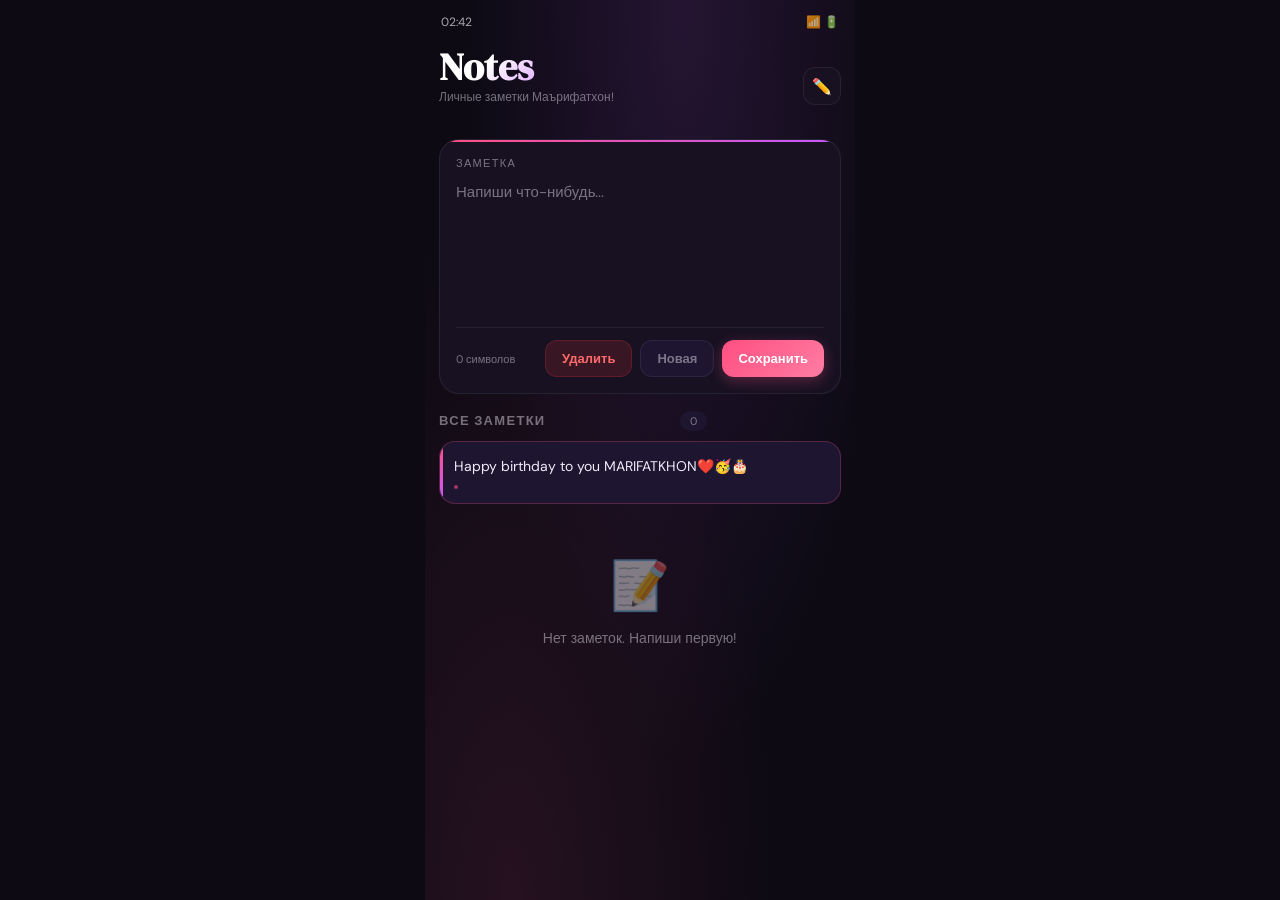
<file: notes-app.html>
<!DOCTYPE html>
<html lang="ru">
<head>
<meta charset="UTF-8">
<meta name="viewport" content="width=device-width, initial-scale=1.0">
<title>Notes App</title>
<link href="https://fonts.googleapis.com/css2?family=DM+Serif+Display:ital@0;1&family=DM+Sans:wght@300;400;500;600&display=swap" rel="stylesheet">
<style>
:root {
  --bg: #0d0a14;
  --surface: #171122;
  --surface2: #1e1630;
  --accent: #ff4f81;
  --accent2: #c45aff;
  --gold: #ffb347;
  --text: #f0eaf8;
  --muted: rgba(240,234,248,0.45);
  --border: rgba(255,255,255,0.07);
}

* { box-sizing: border-box; margin: 0; padding: 0; }

body {
  font-family: 'DM Sans', sans-serif;
  background: var(--bg);
  color: var(--text);
  min-height: 100vh;
}

.phone {
  max-width: 430px;
  margin: 0 auto;
  min-height: 100vh;
  display: flex;
  flex-direction: column;
  padding: 14px 14px 24px;
  background: radial-gradient(ellipse at 60% 0%, rgba(196,90,255,0.13) 0%, transparent 60%),
              radial-gradient(ellipse at 20% 100%, rgba(255,79,129,0.1) 0%, transparent 55%),
              var(--bg);
}

.statusbar {
  display: flex;
  justify-content: space-between;
  align-items: center;
  font-size: 12px;
  opacity: 0.7;
  margin-bottom: 18px;
  padding: 0 2px;
}

/* Header */
.header {
  margin-bottom: 20px;
}

.header-top {
  display: flex;
  align-items: flex-end;
  justify-content: space-between;
  margin-bottom: 14px;
}

.title-block h1 {
  font-family: 'DM Serif Display', serif;
  font-size: 38px;
  line-height: 1;
  background: linear-gradient(135deg, #fff 30%, var(--accent2));
  -webkit-background-clip: text;
  -webkit-text-fill-color: transparent;
  background-clip: text;
}

.title-block p {
  font-size: 12px;
  color: var(--muted);
  margin-top: 3px;
}

.header-actions {
  display: flex;
  gap: 8px;
}

.icon-btn {
  width: 38px;
  height: 38px;
  border-radius: 12px;
  border: 1px solid var(--border);
  background: var(--surface);
  color: var(--text);
  font-size: 16px;
  cursor: pointer;
  display: flex;
  align-items: center;
  justify-content: center;
  transition: background 0.2s, transform 0.15s;
}

.icon-btn:active { transform: scale(0.92); }
.icon-btn:hover { background: var(--surface2); }

/* Editor */
.editor-card {
  background: var(--surface);
  border: 1px solid var(--border);
  border-radius: 20px;
  padding: 16px;
  margin-bottom: 16px;
  position: relative;
  overflow: hidden;
}

.editor-card::before {
  content: '';
  position: absolute;
  top: 0; left: 0; right: 0;
  height: 2px;
  background: linear-gradient(90deg, var(--accent), var(--accent2));
  border-radius: 20px 20px 0 0;
}

.editor-label {
  font-size: 11px;
  text-transform: uppercase;
  letter-spacing: 0.12em;
  color: var(--muted);
  margin-bottom: 10px;
}

textarea {
  width: 100%;
  min-height: 130px;
  background: transparent;
  border: none;
  outline: none;
  color: var(--text);
  font-family: 'DM Sans', sans-serif;
  font-size: 15px;
  line-height: 1.65;
  resize: none;
}

textarea::placeholder { color: var(--muted); }

.editor-footer {
  display: flex;
  align-items: center;
  justify-content: space-between;
  margin-top: 12px;
  padding-top: 12px;
  border-top: 1px solid var(--border);
  gap: 8px;
}

.char-count {
  font-size: 11px;
  color: var(--muted);
}

.btn-row {
  display: flex;
  gap: 8px;
}

.btn {
  border: none;
  border-radius: 12px;
  padding: 9px 16px;
  font-family: 'DM Sans', sans-serif;
  font-size: 13px;
  font-weight: 600;
  cursor: pointer;
  transition: all 0.2s;
}

.btn-primary {
  background: linear-gradient(135deg, var(--accent), #ff7da2);
  color: #fff;
  box-shadow: 0 4px 14px rgba(255,79,129,0.3);
}

.btn-primary:hover { transform: translateY(-1px); box-shadow: 0 6px 18px rgba(255,79,129,0.4); }
.btn-primary:active { transform: translateY(0); }

.btn-ghost {
  background: var(--surface2);
  color: var(--muted);
  border: 1px solid var(--border);
}

.btn-ghost:hover { color: var(--text); }

.btn-danger {
  background: rgba(255, 59, 59, 0.15);
  color: #ff6b6b;
  border: 1px solid rgba(255,59,59,0.2);
}

/* Notes list */
.list-header {
  display: flex;
  align-items: center;
  justify-content: space-between;
  margin-bottom: 10px;
}

.list-title {
  font-size: 13px;
  font-weight: 600;
  color: var(--muted);
  text-transform: uppercase;
  letter-spacing: 0.1em;
}

.notes-count {
  font-size: 11px;
  color: var(--muted);
  background: var(--surface2);
  border-radius: 999px;
  padding: 3px 10px;
}

.notes-list {
  display: flex;
  flex-direction: column;
  gap: 10px;
  margin-top: 10px;
}

.note-item {
  background: var(--surface);
  border: 1px solid var(--border);
  border-radius: 16px;
  padding: 14px;
  cursor: pointer;
  transition: all 0.2s;
  position: relative;
  overflow: hidden;
}

.note-item::after {
  content: '';
  position: absolute;
  left: 0; top: 0; bottom: 0;
  width: 3px;
  background: linear-gradient(180deg, var(--accent), var(--accent2));
  border-radius: 3px 0 0 3px;
  opacity: 0;
  transition: opacity 0.2s;
}

.note-item:hover { background: var(--surface2); transform: translateX(2px); }
.note-item:hover::after { opacity: 1; }

.note-item.active-item {
  background: var(--surface2);
  border-color: rgba(255,79,129,0.25);
}

.note-item.active-item::after { opacity: 1; }

.note-preview {
  font-size: 14px;
  line-height: 1.5;
  color: var(--text);
  display: -webkit-box;
  -webkit-line-clamp: 2;
  line-clamp: 2;
  -webkit-box-orient: vertical;
  overflow: hidden;
  margin-bottom: 8px;
}

.note-meta {
  display: flex;
  align-items: center;
  gap: 6px;
  font-size: 11px;
  color: var(--muted);
}

.note-dot {
  width: 4px; height: 4px;
  border-radius: 50%;
  background: var(--accent);
  opacity: 0.6;
}

/* Empty state */
.empty {
  text-align: center;
  padding: 40px 20px;
  color: var(--muted);
}

.empty .emoji { font-size: 48px; margin-bottom: 12px; }
.empty p { font-size: 14px; }

/* Toast */
.toast {
  position: fixed;
  bottom: 30px;
  left: 50%;
  transform: translateX(-50%) translateY(80px);
  background: var(--surface2);
  border: 1px solid var(--border);
  color: var(--text);
  padding: 12px 20px;
  border-radius: 14px;
  font-size: 13px;
  box-shadow: 0 8px 24px rgba(0,0,0,0.4);
  transition: transform 0.3s cubic-bezier(.2,.85,.25,1);
  z-index: 999;
  white-space: nowrap;
}

.toast.show {
  transform: translateX(-50%) translateY(0);
}
</style>
</head>
<body>
<div class="phone">
  <div class="statusbar">
    <span id="clock">00:00</span>
    <span>📶 🔋</span>
  </div>

  <div class="header">
    <div class="header-top">
      <div class="title-block">
        <h1>Notes</h1>
        <p>Личные заметки Маърифатхон!</p>
      </div>
      <div class="header-actions">
        <button class="icon-btn" title="Новая заметка" onclick="newNote()">✏️</button>
      </div>
    </div>
  </div>

  <div class="editor-card">
    <div class="editor-label">Заметка</div>
    <textarea id="noteText" placeholder="Напиши что-нибудь..."></textarea>
    <div class="editor-footer">
      <span class="char-count" id="charCount">0 символов</span>
      <div class="btn-row">
        <button class="btn btn-danger" id="deleteBtn" onclick="deleteNote()">Удалить</button>
        <button class="btn btn-ghost" id="newBtn" onclick="newNote()">Новая</button>
        <button class="btn btn-primary" id="saveBtn" onclick="saveNote()">Сохранить</button>
      </div>
    </div>
  </div>

  <div class="list-header">
    <span class="list-title">Все заметки</span>
    <span class="notes-count" id="notesCount">0</span><br>
  </div>
  <!-- Потом надо удалить это -->
  <div class="note-item active-item">
    <div class="note-preview">Happy birthday to you MARIFATKHON❤️🥳🎂</div>
    <div class="note-meta">
      <span class="note-dot"></span>
    </div>
  </div>

  <div class="notes-list" id="notesList"></div>
</div>

<div class="toast" id="toast"></div>

<script>
const STORE_KEY = "myNotesAppV2";
let notes = JSON.parse(localStorage.getItem(STORE_KEY) || "[]");
let active = -1;

const textEl = document.getElementById("noteText");
const listEl = document.getElementById("notesList");
const charCountEl = document.getElementById("charCount");
const countEl = document.getElementById("notesCount");

textEl.addEventListener("input", () => {
  charCountEl.textContent = textEl.value.length + " символов";
});

function fmt(ts) {
  const d = new Date(ts);
  const today = new Date();
  const isToday = d.toDateString() === today.toDateString();
  if (isToday) {
    return "Сегодня " + String(d.getHours()).padStart(2,"0") + ":" + String(d.getMinutes()).padStart(2,"0");
  }
  return d.toLocaleDateString("ru-RU", {day:"numeric", month:"short"}) + " " +
         String(d.getHours()).padStart(2,"0") + ":" + String(d.getMinutes()).padStart(2,"0");
}

function persist() { localStorage.setItem(STORE_KEY, JSON.stringify(notes)); }

function showToast(msg) {
  const t = document.getElementById("toast");
  t.textContent = msg;
  t.classList.add("show");
  setTimeout(() => t.classList.remove("show"), 2000);
}

function render() {
  listEl.innerHTML = "";
  countEl.textContent = notes.length;

  if (!notes.length) {
    listEl.innerHTML = `<div class="empty"><div class="emoji">📝</div><p>Нет заметок. Напиши первую!</p></div>`;
    return;
  }

  notes.forEach((n, i) => {
    const el = document.createElement("div");
    el.className = "note-item" + (i === active ? " active-item" : "");
    el.innerHTML = `
      <div class="note-preview">${n.text.replace(/</g,"&lt;") || "Пусто"}</div>
      <div class="note-meta">
        <span class="note-dot"></span>
        <span>${fmt(n.updatedAt)}</span>
      </div>
    `;
    el.onclick = () => {
      active = i;
      textEl.value = notes[i].text;
      charCountEl.textContent = notes[i].text.length + " символов";
      render();
      textEl.focus();
    };
    listEl.appendChild(el);
  });
}

function saveNote() {
  const v = textEl.value.trim();
  if (!v) return;
  if (active >= 0) {
    notes[active].text = v;
    notes[active].updatedAt = Date.now();
    showToast("✅ Сохранено");
  } else {
    notes.unshift({ id: crypto.randomUUID(), text: v, updatedAt: Date.now() });
    active = 0;
    showToast("✅ Заметка создана");
  }
  persist();
  render();
}

function newNote() {
  active = -1;
  textEl.value = "";
  charCountEl.textContent = "0 символов";
  render();
  textEl.focus();
}

function deleteNote() {
  if (active < 0) return;
  notes.splice(active, 1);
  active = -1;
  textEl.value = "";
  charCountEl.textContent = "0 символов";
  persist();
  render();
  showToast("🗑 Удалено");
}

function tick() {
  const n = new Date();
  document.getElementById("clock").textContent =
    String(n.getHours()).padStart(2,"0") + ":" + String(n.getMinutes()).padStart(2,"0");
}

setInterval(tick, 1000);
tick();
render();
</script>
</body>
</html>
</file>
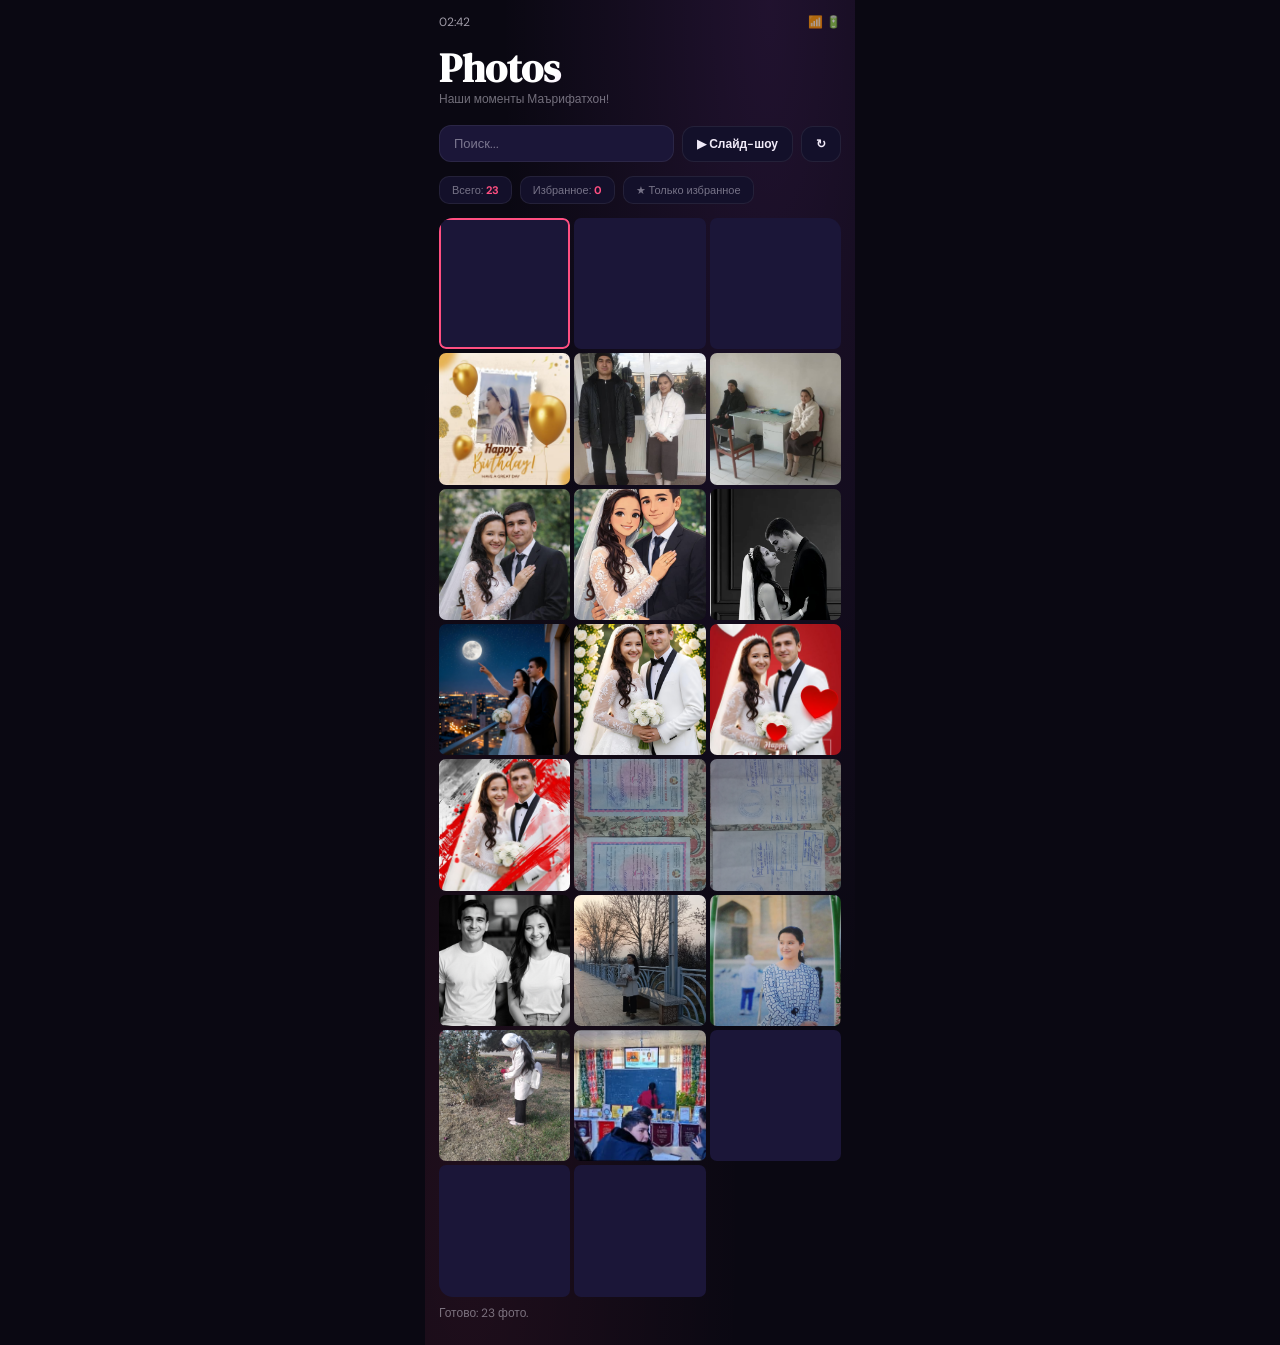
<file: photos-app.html>
<!DOCTYPE html>
<html lang="ru">
<head>
<meta charset="UTF-8">
<meta name="viewport" content="width=device-width, initial-scale=1.0">
<title>Photos App</title>
<link href="https://fonts.googleapis.com/css2?family=DM+Serif+Display:ital@0;1&family=DM+Sans:wght@300;400;500;600&display=swap" rel="stylesheet">
<style>
:root{
  --bg:#0a0812;--surface:#13102a;--surface2:#1b1638;
  --accent:#ff4f81;--accent2:#c45aff;
  --text:#f0eaf8;--muted:rgba(240,234,248,.45);--border:rgba(255,255,255,.07);
}
*{box-sizing:border-box;margin:0;padding:0;}
body{font-family:'DM Sans',sans-serif;background:var(--bg);color:var(--text);min-height:100vh;}
.phone{max-width:430px;margin:0 auto;min-height:100vh;padding:14px 14px 24px;
  background:radial-gradient(ellipse at 80% 0%,rgba(196,90,255,.12) 0%,transparent 55%),
             radial-gradient(ellipse at 10% 90%,rgba(255,79,129,.09) 0%,transparent 50%),var(--bg);}
.statusbar{display:flex;justify-content:space-between;font-size:12px;opacity:.65;margin-bottom:18px;}
.page-title{font-family:'DM Serif Display',serif;font-size:40px;line-height:1;
  background:linear-gradient(135deg,#fff 30%,var(--accent2));-webkit-background-clip:text;
  -webkit-text-fill-color:transparent;background-clip:text;}
.page-sub{font-size:12px;color:var(--muted);margin-top:3px;margin-bottom:18px;}
.toolbar{display:flex;gap:8px;margin-bottom:14px;align-items:center;}
.search-input{flex:1;background:var(--surface2);border:1px solid var(--border);border-radius:12px;
  color:var(--text);font-family:'DM Sans',sans-serif;font-size:13px;padding:9px 14px;outline:none;}
.search-input::placeholder{color:var(--muted);}
.search-input:focus{border-color:rgba(196,90,255,.4);}
.tool-btn{border:1px solid var(--border);border-radius:12px;background:var(--surface);
  color:var(--text);font-family:'DM Sans',sans-serif;font-size:12px;font-weight:600;
  padding:9px 14px;cursor:pointer;white-space:nowrap;transition:all .2s;}
.tool-btn:hover{background:var(--surface2);}
.tool-btn:active{transform:scale(.95);}
.tool-btn.slide-on{background:linear-gradient(135deg,var(--accent),#ff7da2);border-color:transparent;color:#fff;}
.stats-bar{display:flex;gap:8px;margin-bottom:14px;flex-wrap:wrap;}
.stat-chip{background:var(--surface);border:1px solid var(--border);border-radius:10px;
  padding:6px 12px;font-size:11px;color:var(--muted);cursor:pointer;transition:all .2s;}
.stat-chip span{color:var(--accent);font-weight:700;}
.stat-chip.active{border-color:rgba(255,79,129,.4);color:var(--accent);}
.gallery-grid{display:grid;grid-template-columns:repeat(3,1fr);gap:4px;
  overflow:auto;border-radius:14px;}
.thumb{border:none;padding:0;border-radius:7px;overflow:hidden;aspect-ratio:1/1;
  background:var(--surface2);cursor:pointer;position:relative;transition:transform .15s;}
.thumb:hover{transform:scale(1.04);}
.thumb img,.thumb video{width:100%;height:100%;object-fit:cover;display:block;}
.thumb.active::after{content:'';position:absolute;inset:0;
  border:2px solid var(--accent);border-radius:7px;}
.fav-badge{position:absolute;top:4px;right:5px;font-size:13px;
  filter:drop-shadow(0 1px 3px rgba(0,0,0,.7));display:none;}
.is-fav .fav-badge{display:block;}
.status-line{margin-top:8px;font-size:12px;color:var(--muted);}
/* Lightbox */
.lightbox{position:fixed;inset:0;background:rgba(5,3,14,.97);display:none;flex-direction:column;z-index:100;}
.lightbox.show{display:flex;}
.lb-top{height:58px;display:flex;align-items:center;justify-content:flex-end;
  padding:0 16px;border-bottom:1px solid var(--border);gap:10px;}
<!-- .lb-title{font-size:13px;color:var(--muted);flex:1;overflow:hidden;text-overflow:ellipsis;white-space:nowrap;} -->
.lb-actions{display:flex;gap:8px;flex-shrink:0;}
.lb-btn{border:1px solid var(--border);border-radius:10px;background:var(--surface);
  color:var(--text);font-size:12px;font-weight:600;padding:7px 12px;cursor:pointer;
  font-family:'DM Sans',sans-serif;transition:all .15s;white-space:nowrap;}
.lb-btn:active{transform:scale(.92);}
.lb-btn.fav-on{border-color:rgba(255,79,129,.4);color:var(--accent);}
.lb-btn.close-btn{color:#ff6b6b;border-color:rgba(255,59,59,.2);}
.lb-media-wrap{position:relative;flex:1;width:100%;background:#000;overflow:hidden;}
.lb-img,.lb-video{position:absolute;inset:0;width:100%;height:100%;object-fit:contain;background:#000;opacity:0;transform:translateX(0);transition:opacity .32s ease,transform .32s ease;pointer-events:none;}
.lb-img.visible,.lb-video.visible{opacity:1;pointer-events:auto;}
.lb-img.from-left,.lb-video.from-left{transform:translateX(-20px);}
.lb-img.from-right,.lb-video.from-right{transform:translateX(20px);}
.lb-img.move-left,.lb-video.move-left{opacity:0;transform:translateX(-30px);}
.lb-img.move-right,.lb-video.move-right{opacity:0;transform:translateX(30px);}
.lb-controls{position:absolute;top:50%;left:0;right:0;display:flex;
  justify-content:space-between;padding:0 12px;pointer-events:none;
  transform:translateY(-50%);z-index:10;}
.lb-nav{pointer-events:auto;width:46px;height:46px;border-radius:50%;border:none;
  background:rgba(255,255,255,.15);backdrop-filter:blur(10px);color:#fff;
  font-size:22px;cursor:pointer;transition:all .2s;}
.lb-nav:hover{background:rgba(255,255,255,.28);}
.lb-counter{position:absolute;bottom:18px;left:50%;transform:translateX(-50%);
  font-size:11px;color:rgba(255,255,255,.5);
  background:rgba(0,0,0,.5);padding:4px 12px;border-radius:999px;}
</style>
</head>
<body>
<div class="phone">
  <div class="statusbar"><span id="clock">00:00</span><span>📶 🔋</span></div>
  <h1 class="page-title">Photos</h1>
  <p class="page-sub">Наши моменты Маърифатхон!</p>
  <div class="toolbar">
    <input id="searchInput" class="search-input" placeholder="Поиск...">
    <button class="tool-btn" id="slideBtn">▶ Слайд-шоу</button>
    <button class="tool-btn" id="refreshBtn">↻</button>
  </div>
  <div class="stats-bar">
    <div class="stat-chip">Всего: <span id="totalCount">0</span></div>
    <div class="stat-chip">Избранное: <span id="favCount">0</span></div>
    <div class="stat-chip" id="filterChip">★ Только избранное</div>
  </div>
  <div id="galleryGrid" class="gallery-grid"></div>
  <div id="statusLine" class="status-line"></div>
</div>
<div id="lightbox" class="lightbox">
  <div class="lb-top">
    <!-- <span id="lbTitle" class="lb-title">Фото</span> -->
    <div class="lb-actions">
      <button class="lb-btn" id="favToggleBtn">☆ Избранное</button>
      <button class="lb-btn close-btn" onclick="closeLightbox()">✕</button>
    </div>
  </div>
  <div class="lb-media-wrap">
    <img id="lbImg" class="lb-img" alt="">
    <video id="lbVideo" class="lb-video" controls playsinline></video>
  </div>
  <div class="lb-controls">
    <button class="lb-nav" id="prevBtn">‹</button>
    <button class="lb-nav" id="nextBtn">›</button>
  </div>
  <div class="lb-counter" id="lbCounter">1 / 1</div>
</div>
<script src="photos-list.js"></script>
<script>
const fallbackPhotos=[];
let photos=[],filtered=[],index=0,slideshow=null,showFavOnly=false;
const FAV_KEY="photoFavoritesV1";
let favorites=JSON.parse(localStorage.getItem(FAV_KEY)||"[]");
const galleryGrid=document.getElementById("galleryGrid");
const lbImg=document.getElementById("lbImg");
const lbVideo=document.getElementById("lbVideo");
//const lbTitle=document.getElementById("lbTitle");
const lbCounter=document.getElementById("lbCounter");
const favToggleBtn=document.getElementById("favToggleBtn");
const lightbox=document.getElementById("lightbox");
function isVideo(src){return/\.(mp4|webm|ogg|mov)$/i.test(src||"");}
function setStatus(t){document.getElementById("statusLine").textContent=t;}
function updateStats(){
  document.getElementById("totalCount").textContent=photos.length;
  document.getElementById("favCount").textContent=favorites.length;
  document.getElementById("filterChip").classList.toggle("active",showFavOnly);
}
function renderList(){
  galleryGrid.innerHTML="";
  const q=(document.getElementById("searchInput").value||"").toLowerCase().trim();
  let pool=photos.map((p,i)=>({...p,_i:i}));
  if(showFavOnly)pool=pool.filter(p=>favorites.includes(p.src));
  filtered=pool.filter(p=>!q||p.title.toLowerCase().includes(q)||p.src.toLowerCase().includes(q));
  filtered.forEach(item=>{
    const btn=document.createElement("button");
    const isFav=favorites.includes(item.src);
    btn.type="button";
    btn.dataset.index=item._i;
    btn.className="thumb"+(item._i===index?" active":"")+(isFav?" is-fav":"");
    btn.onclick=()=>{index=item._i;openLightbox();};
    if(isVideo(item.src)){
      btn.innerHTML=`<video src="${item.src}" muted preload="metadata"></video><span class="fav-badge">★</span>`;
    }else{
      btn.innerHTML=`<img src="${item.src}" alt="${item.title}" loading="lazy"><span class="fav-badge">★</span>`;
    }
    galleryGrid.appendChild(btn);
  });
  updateStats();
}
function updateThumbSelection(){
  const buttons=galleryGrid.querySelectorAll(".thumb");
  buttons.forEach(btn=>{
    btn.classList.toggle("active", Number(btn.dataset.index)===index);
  });
}
function transitionMedia(media, src, direction){
  const outClass = direction==="left" ? "move-left" : "move-right";
  const inClass = direction==="left" ? "from-right" : "from-left";
  const cleanup = event => {
    if(event.propertyName !== "opacity") return;
    media.removeEventListener("transitionend", cleanup);
    media.classList.remove(outClass, "visible");
    media.classList.add(inClass);
    media.src = src;
    requestAnimationFrame(() => {
      media.classList.add("visible");
      media.classList.remove(inClass);
    });
  };
  media.addEventListener("transitionend", cleanup);
  media.classList.remove("from-left", "from-right");
  media.classList.add(outClass);
  media.classList.remove("visible");
}
function setLightboxMedia(item, isVid, direction){
  const current = lbImg.classList.contains("visible") ? lbImg : lbVideo;
  const next = isVid ? lbVideo : lbImg;
  if(!direction || (!lbImg.classList.contains("visible") && !lbVideo.classList.contains("visible"))){
    lbImg.classList.toggle("visible", !isVid);
    lbVideo.classList.toggle("visible", isVid);
    if(isVid){
      lbVideo.src = item.src;
      lbImg.removeAttribute("src");
    } else {
      lbVideo.pause();
      lbVideo.removeAttribute("src");
      lbImg.src = item.src;
    }
    return;
  }
  if(current === next){
    transitionMedia(current, item.src, direction);
    if(isVid){
      lbVideo.pause();
    }
  } else {
    current.classList.remove("from-left", "from-right", "move-left", "move-right");
    current.classList.add(direction==="left" ? "move-left" : "move-right");
    next.classList.remove("from-left", "from-right", "move-left", "move-right", "visible");
    next.src = item.src;
    next.classList.add(direction==="left" ? "from-right" : "from-left");
    requestAnimationFrame(() => {
      next.classList.add("visible");
      next.classList.remove(direction==="left" ? "from-right" : "from-left");
    });
    current.addEventListener("transitionend", function cleanup(e){
      if(e.propertyName !== "opacity") return;
      current.removeEventListener("transitionend", cleanup);
      current.classList.remove("move-left", "move-right", "visible");
    });
    if(isVid){
      lbImg.classList.remove("visible");
    } else {
      lbVideo.pause();
    }
  }
}
function showCurrent(direction){
  if(!photos.length)return;
  const item=photos[index];
  //lbTitle.textContent=item.title||"Фото";
  const pos=filtered.findIndex(f=>f._i===index)+1;
  lbCounter.textContent=`${pos>0?pos:index+1} / ${photos.length}`;
  const isFav=favorites.includes(item.src);
  favToggleBtn.textContent=isFav?"★ Избранное":"☆ Избранное";
  favToggleBtn.classList.toggle("fav-on",isFav);
  setLightboxMedia(item,isVideo(item.src),direction);
  updateThumbSelection();
}
function nextPhoto(){if(!photos.length)return;index=(index+1)%photos.length;showCurrent("left");}
function prevPhoto(){if(!photos.length)return;index=(index-1+photos.length)%photos.length;showCurrent("right");}
function openLightbox(){showCurrent();lightbox.classList.add("show");}
function closeLightbox(){lbVideo.pause();lightbox.classList.remove("show");}
favToggleBtn.addEventListener("click",()=>{
  if(!photos.length)return;
  const src=photos[index].src;
  favorites=favorites.includes(src)?favorites.filter(x=>x!==src):[...favorites,src];
  localStorage.setItem(FAV_KEY,JSON.stringify(favorites));
  if(showFavOnly && !favorites.includes(src)){
    renderList();
    closeLightbox();
    return;
  }
  renderList();
  showCurrent();
});
document.getElementById("nextBtn").addEventListener("click",nextPhoto);
document.getElementById("prevBtn").addEventListener("click",prevPhoto);
document.getElementById("refreshBtn").addEventListener("click",loadPhotos);
document.getElementById("searchInput").addEventListener("input",renderList);
document.getElementById("filterChip").addEventListener("click",()=>{showFavOnly=!showFavOnly;renderList();});
document.getElementById("slideBtn").addEventListener("click",()=>{
  if(slideshow){clearInterval(slideshow);slideshow=null;
    document.getElementById("slideBtn").textContent="▶ Слайд-шоу";
    document.getElementById("slideBtn").classList.remove("slide-on");return;}
  openLightbox();
  document.getElementById("slideBtn").textContent="⏹ Стоп";
  document.getElementById("slideBtn").classList.add("slide-on");
  slideshow=setInterval(nextPhoto,2500);
});
async function loadPhotos(){
  setStatus("Загрузка...");
  if(Array.isArray(window.PHOTOS_DATA)&&window.PHOTOS_DATA.length){
    photos=window.PHOTOS_DATA;index=0;renderList();setStatus("Готово: "+photos.length+" фото.");return;
  }
  try{
    const r=await fetch("photos-list.json?ts="+Date.now(),{cache:"no-store"});
    if(!r.ok)throw new Error();
    const d=await r.json();
    photos=Array.isArray(d)&&d.length?d:fallbackPhotos;
  }catch{photos=fallbackPhotos;}
  index=0;renderList();
  setStatus(photos.length?"Готово: "+photos.length+" фото.":"Нет фото.");
}
async function loadPhotosFixed(){
  setStatus("Загрузка...");
  if(Array.isArray(window.PHOTOS_DATA)&&window.PHOTOS_DATA.length){
    photos=window.PHOTOS_DATA;index=0;renderList();setStatus("Готово: "+photos.length+" фото.");return;
  }
  try{
    const r=await fetch("photos-list.json?ts="+Date.now(),{cache:"no-store"});
    if(!r.ok)throw new Error();
    const d=await r.json();
    photos=Array.isArray(d)&&d.length?d:fallbackPhotos;
  }catch{photos=fallbackPhotos;}
  index=0;renderList();
  setStatus(photos.length?"Готово: "+photos.length+" фото.":"Нет фото. Проверь папку img и обнови список.");
}
function tick(){const n=new Date();document.getElementById("clock").textContent=String(n.getHours()).padStart(2,"0")+":"+String(n.getMinutes()).padStart(2,"0");}
setInterval(tick,1000);tick();
loadPhotosFixed();
let touchStartX=0;
lightbox.addEventListener("touchstart",e=>{touchStartX=e.changedTouches[0].screenX;},{passive:true});
lightbox.addEventListener("touchend",e=>{
  const dx=e.changedTouches[0].screenX-touchStartX;
  if(dx<-50)nextPhoto();else if(dx>50)prevPhoto();
});
</script>
</body>
</html>
</file>
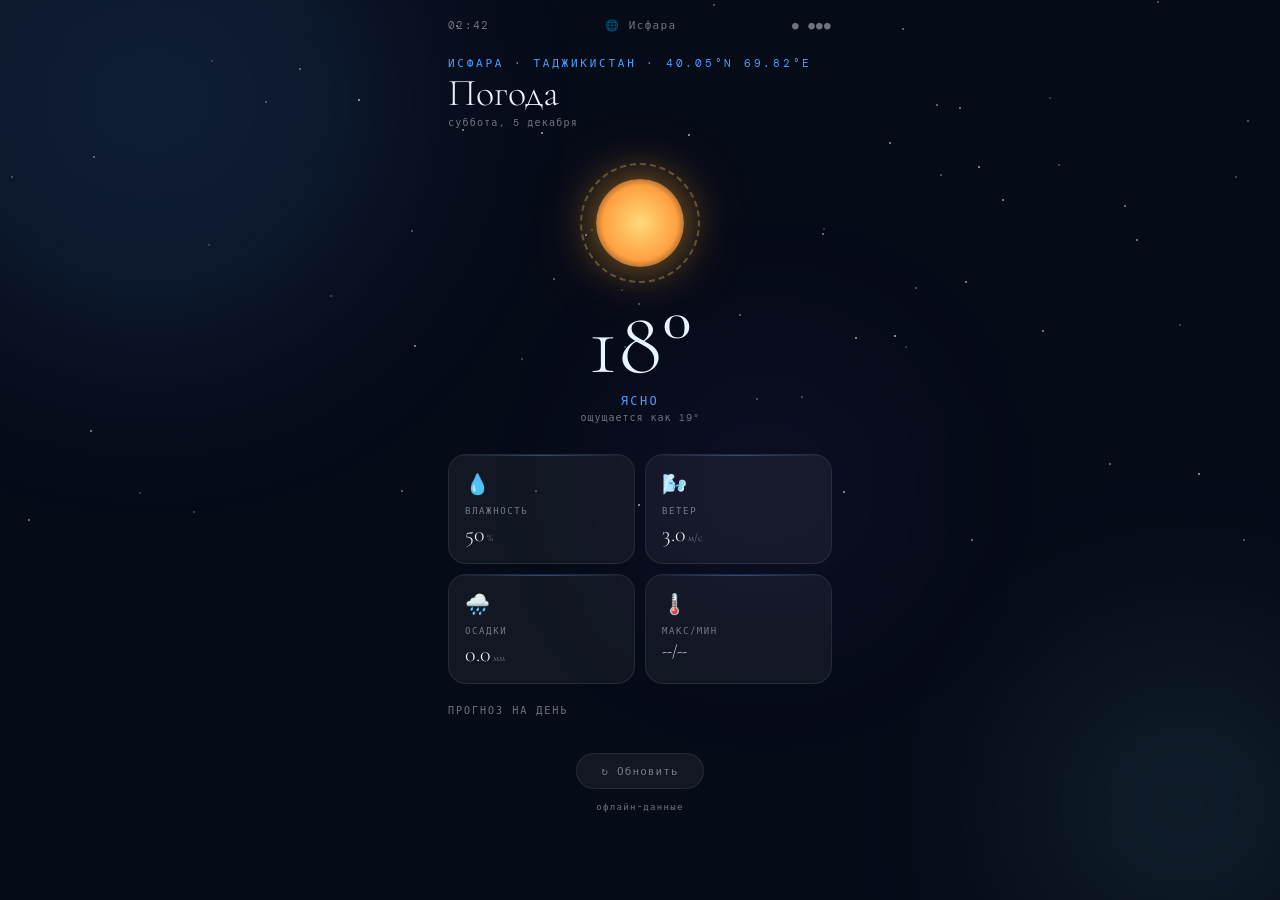
<file: weather-app.html>
<!DOCTYPE html>
<html lang="ru">
<head>
<meta charset="UTF-8">
<meta name="viewport" content="width=device-width, initial-scale=1.0">
<title>Weather — Исфара</title>
<link href="https://fonts.googleapis.com/css2?family=Cormorant+Garamond:ital,wght@0,300;0,400;1,300&family=DM+Mono:wght@300;400&display=swap" rel="stylesheet">
<style>
:root {
  --bg: #060b18;
  --text: #e8f4ff;
  --muted: rgba(232,244,255,0.45);
  --border: rgba(255,255,255,0.08);
  --glass: rgba(255,255,255,0.05);
  --blue: #4a9eff;
  --blue-glow: rgba(74,158,255,0.3);
  --cyan: #7de8ff;
  --gold: #ffd97a;
}
* { box-sizing:border-box;margin:0;padding:0;-webkit-tap-highlight-color:transparent; }
@keyframes floatOrb { 0%,100%{transform:translate(0,0)scale(1)}33%{transform:translate(25px,-18px)scale(1.06)}66%{transform:translate(-15px,12px)scale(.95)} }
@keyframes fadeUp { from{opacity:0;transform:translateY(20px)}to{opacity:1;transform:translateY(0)} }
@keyframes fadeIn { from{opacity:0}to{opacity:1} }
@keyframes rotateSun { from{transform:rotate(0deg)}to{transform:rotate(360deg)} }
@keyframes cloudDrift { 0%,100%{transform:translateX(0)}50%{transform:translateX(8px)} }
@keyframes rainDrop { 0%{transform:translateY(-10px);opacity:0}20%{opacity:1}100%{transform:translateY(36px);opacity:0} }
@keyframes twinkle { 0%,100%{opacity:.3;transform:scale(.8)}50%{opacity:1;transform:scale(1.1)} }
@keyframes tempPulse { 0%,100%{text-shadow:0 0 40px rgba(74,158,255,.4)}50%{text-shadow:0 0 70px rgba(74,158,255,.7)} }
@keyframes spin { from{transform:rotate(0deg)}to{transform:rotate(360deg)} }
@keyframes shimmer { 0%{background-position:-200% center}100%{background-position:200% center} }
body { font-family:'DM Mono',monospace;background:var(--bg);color:var(--text);min-height:100vh;overflow-x:hidden; }
.bg-scene { position:fixed;inset:0;pointer-events:none;z-index:0;overflow:hidden; }
.orb { position:absolute;border-radius:50%;filter:blur(90px);animation:floatOrb linear infinite; }
.orb1 { width:500px;height:500px;background:rgba(74,158,255,.12);top:-150px;left:-100px;animation-duration:20s; }
.orb2 { width:350px;height:350px;background:rgba(125,232,255,.08);bottom:-80px;right:-80px;animation-duration:26s;animation-delay:-10s; }
.orb3 { width:250px;height:250px;background:rgba(138,91,255,.07);top:40%;left:50%;animation-duration:17s;animation-delay:-5s; }
.stars { position:absolute;inset:0; }
.star { position:absolute;width:2px;height:2px;border-radius:50%;background:#fff;animation:twinkle ease-in-out infinite; }
.phone { position:relative;z-index:1;max-width:420px;margin:0 auto;min-height:100vh;padding:18px 18px 40px; }
.statusbar { display:flex;justify-content:space-between;align-items:center;font-size:11px;letter-spacing:.12em;color:var(--muted);margin-bottom:24px;animation:fadeUp .5s ease both; }
.page-header { margin-bottom:24px;animation:fadeUp .5s .1s ease both; }
.city-label { font-size:11px;letter-spacing:.25em;text-transform:uppercase;color:var(--blue);margin-bottom:4px; }
.page-title { font-family:'Cormorant Garamond',serif;font-size:38px;font-weight:300;line-height:1;color:var(--text); }
.page-sub { font-size:10px;letter-spacing:.12em;color:var(--muted);margin-top:4px; }
.weather-hero { display:flex;flex-direction:column;align-items:center;margin-bottom:24px;animation:fadeUp .5s .15s ease both; }
.weather-icon-wrap { position:relative;width:140px;height:140px;margin-bottom:6px; }
.sun-ring { position:absolute;inset:10px;border-radius:50%;border:2px dashed rgba(255,217,122,.3);animation:rotateSun 12s linear infinite; }
.sun-core { position:absolute;inset:26px;border-radius:50%;background:radial-gradient(circle,#ffd97a 0%,#ffa040 60%,rgba(255,100,20,0) 100%);box-shadow:0 0 40px rgba(255,180,50,.5),0 0 80px rgba(255,140,0,.2); }
.cloud-wrap { position:absolute;bottom:20px;left:50%;transform:translateX(-50%);animation:cloudDrift 4s ease-in-out infinite; }
.cloud-svg { filter:drop-shadow(0 4px 12px rgba(74,158,255,.3)); }
.rain-container { position:absolute;inset:0;display:none; }
.rain-drop { position:absolute;width:2px;height:10px;border-radius:2px;background:linear-gradient(180deg,transparent,var(--cyan));animation:rainDrop 1s ease-in infinite; }
.snow-container { position:absolute;inset:0;display:none; }
.snowflake { position:absolute;font-size:14px;animation:rainDrop 2s ease-in infinite;color:var(--cyan);opacity:.7; }
.temp-display { text-align:center;margin-bottom:6px; }
.temp-big { font-family:'Cormorant Garamond',serif;font-size:90px;font-weight:300;line-height:1;color:var(--text);animation:tempPulse 4s ease-in-out infinite; }
.temp-desc { font-size:12px;letter-spacing:.2em;text-transform:uppercase;color:var(--blue);margin-top:4px; }
.temp-feels { font-size:10px;letter-spacing:.1em;color:var(--muted);margin-top:2px; }
.stats-grid { display:grid;grid-template-columns:1fr 1fr;gap:10px;margin-bottom:20px;animation:fadeUp .5s .3s ease both; }
.stat-card { background:var(--glass);border:1px solid var(--border);border-radius:18px;padding:16px;position:relative;overflow:hidden;transition:border-color .2s,background .2s; }
.stat-card:hover { background:rgba(255,255,255,.08);border-color:rgba(255,255,255,.15); }
.stat-card::before { content:'';position:absolute;top:0;left:0;right:0;height:1px;background:linear-gradient(90deg,transparent,rgba(74,158,255,.4),transparent); }
.stat-icon { font-size:20px;margin-bottom:8px;display:block; }
.stat-label { font-size:9px;letter-spacing:.18em;text-transform:uppercase;color:var(--muted);margin-bottom:4px; }
.stat-value { font-size:22px;font-family:'Cormorant Garamond',serif;font-weight:300;color:var(--text); }
.stat-unit { font-size:11px;color:var(--muted);margin-left:2px; }
.forecast-section { animation:fadeUp .5s .35s ease both;margin-bottom:20px; }
.section-label { font-size:10px;letter-spacing:.2em;text-transform:uppercase;color:var(--muted);margin-bottom:12px; }
.hourly-scroll { display:flex;gap:8px;overflow-x:auto;scrollbar-width:none;padding-bottom:4px; }
.hourly-scroll::-webkit-scrollbar { display:none; }
.hour-card { flex-shrink:0;background:var(--glass);border:1px solid var(--border);border-radius:14px;padding:12px 10px;text-align:center;min-width:60px; }
.hour-card.now { background:rgba(74,158,255,.15);border-color:rgba(74,158,255,.4); }
.hour-time { font-size:10px;color:var(--muted);margin-bottom:6px;letter-spacing:.05em; }
.hour-icon { font-size:18px;margin-bottom:6px; }
.hour-temp { font-size:14px;font-family:'Cormorant Garamond',serif; }
.refresh-wrap { display:flex;justify-content:center;animation:fadeUp .5s .4s ease both; }
.refresh-btn { background:var(--glass);border:1px solid var(--border);border-radius:20px;color:var(--muted);font-family:'DM Mono',monospace;font-size:11px;letter-spacing:.1em;padding:10px 24px;cursor:pointer;transition:color .2s,border-color .2s,background .2s;display:flex;align-items:center;gap:8px; }
.refresh-btn:hover { color:var(--text);border-color:rgba(74,158,255,.4);background:rgba(74,158,255,.08); }
.refresh-btn.loading .refresh-icon { animation:spin 1s linear infinite;display:inline-block; }
.update-label { text-align:center;font-size:9px;letter-spacing:.15em;color:var(--muted);margin-top:12px;animation:fadeIn .5s .5s ease both;opacity:0;animation-fill-mode:both; }
</style>
</head>
<body>
<div class="bg-scene">
  <div class="orb orb1"></div>
  <div class="orb orb2"></div>
  <div class="orb orb3"></div>
  <div class="stars" id="stars"></div>
</div>
<div class="phone">
  <div class="statusbar">
    <span id="clock">00:00</span>
    <span>🌐 Исфара</span>
    <span>● ●●●</span>
  </div>
  <div class="page-header">
    <div class="city-label">Исфара · Таджикистан · 40.05°N 69.82°E</div>
    <div class="page-title">Погода</div>
    <div class="page-sub" id="dateLabel">загрузка...</div>
  </div>
  <div class="weather-hero">
    <div class="weather-icon-wrap" id="iconWrap">
      <div class="sun-ring" id="sunRing"></div>
      <div class="sun-core" id="sunCore"></div>
      <div class="cloud-wrap" id="cloudWrap" style="display:none">
        <svg class="cloud-svg" width="90" height="50" viewBox="0 0 90 50" fill="none">
          <ellipse cx="45" cy="35" rx="40" ry="15" fill="rgba(200,220,255,0.25)" stroke="rgba(200,220,255,0.4)" stroke-width="0.5"/>
          <ellipse cx="30" cy="28" rx="22" ry="14" fill="rgba(200,220,255,0.2)" stroke="rgba(200,220,255,0.35)" stroke-width="0.5"/>
          <ellipse cx="55" cy="22" rx="18" ry="12" fill="rgba(200,220,255,0.2)" stroke="rgba(200,220,255,0.35)" stroke-width="0.5"/>
        </svg>
      </div>
      <div class="rain-container" id="rainContainer"></div>
      <div class="snow-container" id="snowContainer"></div>
    </div>
    <div class="temp-display">
      <div class="temp-big" id="temp">--°</div>
      <div class="temp-desc" id="desc">загрузка</div>
      <div class="temp-feels" id="feelsLabel">ощущается как --°</div>
    </div>
  </div>
  <div class="stats-grid">
    <div class="stat-card">
      <span class="stat-icon">💧</span>
      <div class="stat-label">Влажность</div>
      <div class="stat-value"><span id="hum">--</span><span class="stat-unit">%</span></div>
    </div>
    <div class="stat-card">
      <span class="stat-icon">🌬️</span>
      <div class="stat-label">Ветер</div>
      <div class="stat-value"><span id="wind">--</span><span class="stat-unit">м/с</span></div>
    </div>
    <div class="stat-card">
      <span class="stat-icon">🌧️</span>
      <div class="stat-label">Осадки</div>
      <div class="stat-value"><span id="rain">--</span><span class="stat-unit">мм</span></div>
    </div>
    <div class="stat-card">
      <span class="stat-icon">🌡️</span>
      <div class="stat-label">Макс/Мин</div>
      <div class="stat-value" style="font-size:16px"><span id="maxmin">-- / --</span></div>
    </div>
  </div>
  <div class="forecast-section">
    <div class="section-label">Прогноз на день</div>
    <div class="hourly-scroll" id="hourlyScroll"></div>
  </div>
  <div class="refresh-wrap">
    <button class="refresh-btn" id="refreshBtn" onclick="loadWeather()">
      <span class="refresh-icon">↻</span>
      <span>Обновить</span>
    </button>
  </div>
  <div class="update-label" id="updateLabel"></div>
</div>
<script>
// Stars
const starsEl = document.getElementById('stars');
for (let i = 0; i < 60; i++) {
  const s = document.createElement('div');
  s.className = 'star';
  s.style.cssText = `left:${Math.random()*100}%;top:${Math.random()*60}%;animation-duration:${2+Math.random()*3}s;animation-delay:${Math.random()*3}s;opacity:${0.2+Math.random()*0.5};`;
  starsEl.appendChild(s);
}
// Rain drops
const rainContainer = document.getElementById('rainContainer');
for (let i = 0; i < 14; i++) {
  const d = document.createElement('div');
  d.className = 'rain-drop';
  d.style.cssText = `left:${10+Math.random()*80}%;top:${5+Math.random()*50}%;animation-duration:${0.7+Math.random()*0.6}s;animation-delay:${Math.random()*1}s;`;
  rainContainer.appendChild(d);
}
// Snowflakes
const snowContainer = document.getElementById('snowContainer');
['❄','❅','❆'].forEach(f => {
  for (let i = 0; i < 4; i++) {
    const s = document.createElement('div');
    s.className = 'snowflake';
    s.textContent = f;
    s.style.cssText = `left:${10+Math.random()*80}%;top:${5+Math.random()*50}%;animation-duration:${1.5+Math.random()*1}s;animation-delay:${Math.random()*1.5}s;font-size:${10+Math.random()*8}px;`;
    snowContainer.appendChild(s);
  }
});
// Clock
function tick() {
  const n = new Date();
  document.getElementById('clock').textContent = String(n.getHours()).padStart(2,'0')+':'+String(n.getMinutes()).padStart(2,'0');
}
setInterval(tick, 1000); tick();
// Date
function setDateLabel() {
  document.getElementById('dateLabel').textContent = new Date().toLocaleDateString('ru-RU',{weekday:'long',day:'numeric',month:'long'});
}
setDateLabel();

function wmoInfo(code) {
  if (code === 0)   return { desc:'Ясно',         icon:'☀️', rain:false,snow:false,cloudy:false };
  if (code <= 2)    return { desc:'Малооблачно',  icon:'🌤️',rain:false,snow:false,cloudy:true  };
  if (code === 3)   return { desc:'Пасмурно',     icon:'☁️', rain:false,snow:false,cloudy:true  };
  if (code <= 49)   return { desc:'Туман',        icon:'🌫️',rain:false,snow:false,cloudy:true  };
  if (code <= 59)   return { desc:'Морось',       icon:'🌦️',rain:true, snow:false,cloudy:true  };
  if (code <= 69)   return { desc:'Дождь',        icon:'🌧️',rain:true, snow:false,cloudy:true  };
  if (code <= 79)   return { desc:'Снег',         icon:'❄️', rain:false,snow:true, cloudy:true  };
  if (code <= 84)   return { desc:'Ливень',       icon:'⛈️',rain:true, snow:false,cloudy:true  };
  return                    { desc:'Гроза',       icon:'⛈️',rain:true, snow:false,cloudy:true  };
}

function applyIcon(info) {
  document.getElementById('sunRing').style.display   = info.cloudy ? 'none' : 'block';
  document.getElementById('sunCore').style.display   = info.cloudy ? 'none' : 'block';
  document.getElementById('cloudWrap').style.display = info.cloudy ? 'flex' : 'none';
  rainContainer.style.display   = info.rain  ? 'block' : 'none';
  snowContainer.style.display   = info.snow  ? 'block' : 'none';
}

function renderHourly(times, temps, codes) {
  const scroll = document.getElementById('hourlyScroll');
  scroll.innerHTML = '';
  const now = new Date();
  let startIdx = 0;
  for (let i = 0; i < times.length; i++) {
    const t = new Date(times[i]);
    if (t >= now) { startIdx = i; break; }
  }
  for (let i = startIdx; i < Math.min(startIdx+12, times.length); i++) {
    const t = new Date(times[i]);
    const info = wmoInfo(codes[i]||0);
    const card = document.createElement('div');
    card.className = 'hour-card'+(i===startIdx?' now':'');
    card.innerHTML = `<div class="hour-time">${i===startIdx?'Сейчас':String(t.getHours()).padStart(2,'0')+':00'}</div><div class="hour-icon">${info.icon}</div><div class="hour-temp">${Math.round(temps[i])}°</div>`;
    scroll.appendChild(card);
  }
}

async function loadWeather() {
  const btn = document.getElementById('refreshBtn');
  btn.classList.add('loading');
  const LAT = 40.051, LON = 69.824;
  try {
    const url = `https://api.open-meteo.com/v1/forecast?latitude=${LAT}&longitude=${LON}&current=temperature_2m,relative_humidity_2m,apparent_temperature,weather_code,wind_speed_10m,precipitation&hourly=temperature_2m,weather_code&daily=temperature_2m_max,temperature_2m_min&wind_speed_unit=ms&timezone=Asia%2FDushanbe`;
    const res = await fetch(url);
    if (!res.ok) throw new Error('err');
    const data = await res.json();
    const c = data.current;
    const info = wmoInfo(c.weather_code||0);

    document.getElementById('temp').textContent = Math.round(c.temperature_2m)+'°';
    document.getElementById('desc').textContent = info.desc.toUpperCase();
    document.getElementById('feelsLabel').textContent = `ощущается как ${Math.round(c.apparent_temperature)}°`;
    document.getElementById('hum').textContent  = Math.round(c.relative_humidity_2m);
    document.getElementById('wind').textContent = c.wind_speed_10m.toFixed(1);
    document.getElementById('rain').textContent = (c.precipitation||0).toFixed(1);

    if (data.daily) {
      const mx = Math.round(data.daily.temperature_2m_max[0]);
      const mn = Math.round(data.daily.temperature_2m_min[0]);
      document.getElementById('maxmin').textContent = mx+'° / '+mn+'°';
    }
    applyIcon(info);
    if (data.hourly) renderHourly(data.hourly.time, data.hourly.temperature_2m, data.hourly.weather_code);

    const n = new Date();
    document.getElementById('updateLabel').textContent = 'обновлено в '+String(n.getHours()).padStart(2,'0')+':'+String(n.getMinutes()).padStart(2,'0');
  } catch(e) {
    const h = new Date().getHours();
    const t = (h>=18||h<6)?18:(h<10?20:26);
    const info = wmoInfo(0);
    document.getElementById('temp').textContent = t+'°';
    document.getElementById('desc').textContent = 'ЯСНО';
    document.getElementById('feelsLabel').textContent = `ощущается как ${t+1}°`;
    document.getElementById('hum').textContent  = '50';
    document.getElementById('wind').textContent = '3.0';
    document.getElementById('rain').textContent = '0.0';
    document.getElementById('maxmin').textContent = '--/--';
    applyIcon(info);
    document.getElementById('updateLabel').textContent = 'офлайн-данные';
  } finally {
    btn.classList.remove('loading');
  }
}
loadWeather();
setInterval(loadWeather, 10*60*1000);
</script>
</body>
</html>
</file>
<file: style.css>
@keyframes shake {
    0% { transform: translateX(0); }
    25% { transform: translateX(-8px); }
    50% { transform: translateX(8px); }
    75% { transform: translateX(-8px); }
    100% { transform: translateX(0); }
}

.shake {
    animation: shake 0.4s;
}

.event {
    background: rgba(255,255,255,0.15);
    backdrop-filter: blur(10px);
    margin: 15px;
    padding: 20px;
    border-radius: 20px;
    box-shadow: 0 8px 25px rgba(0,0,0,0.2);
    transition: 0.3s;
}

.event:hover {
    transform: scale(1.03);
}

#nav {
    position: fixed;
    bottom: 0;
    width: 100%;
    background: rgba(0,0,0,0.3);
    backdrop-filter: blur(10px);
    display: flex;
    justify-content: space-around;
    padding: 10px;
}

#nav button {
    background: none;
    color: white;
    font-size: 20px;
}
</file>
